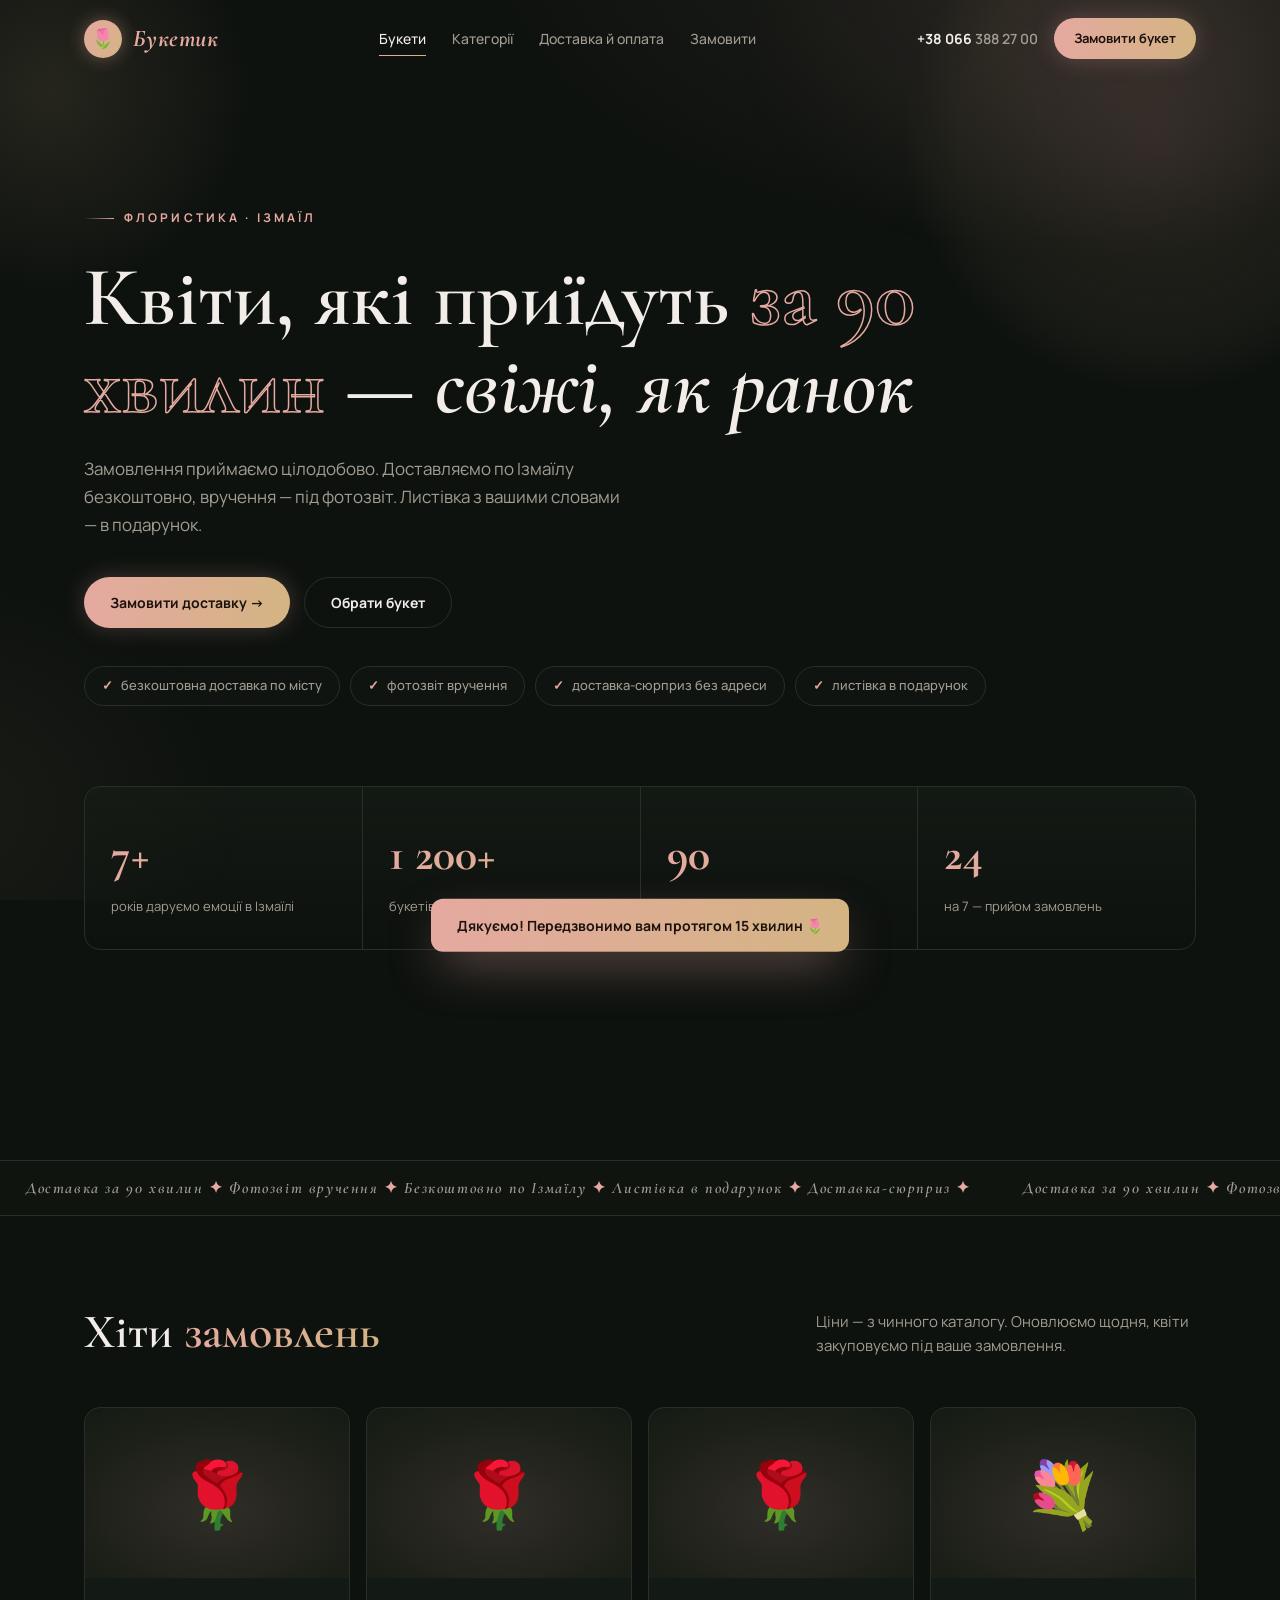
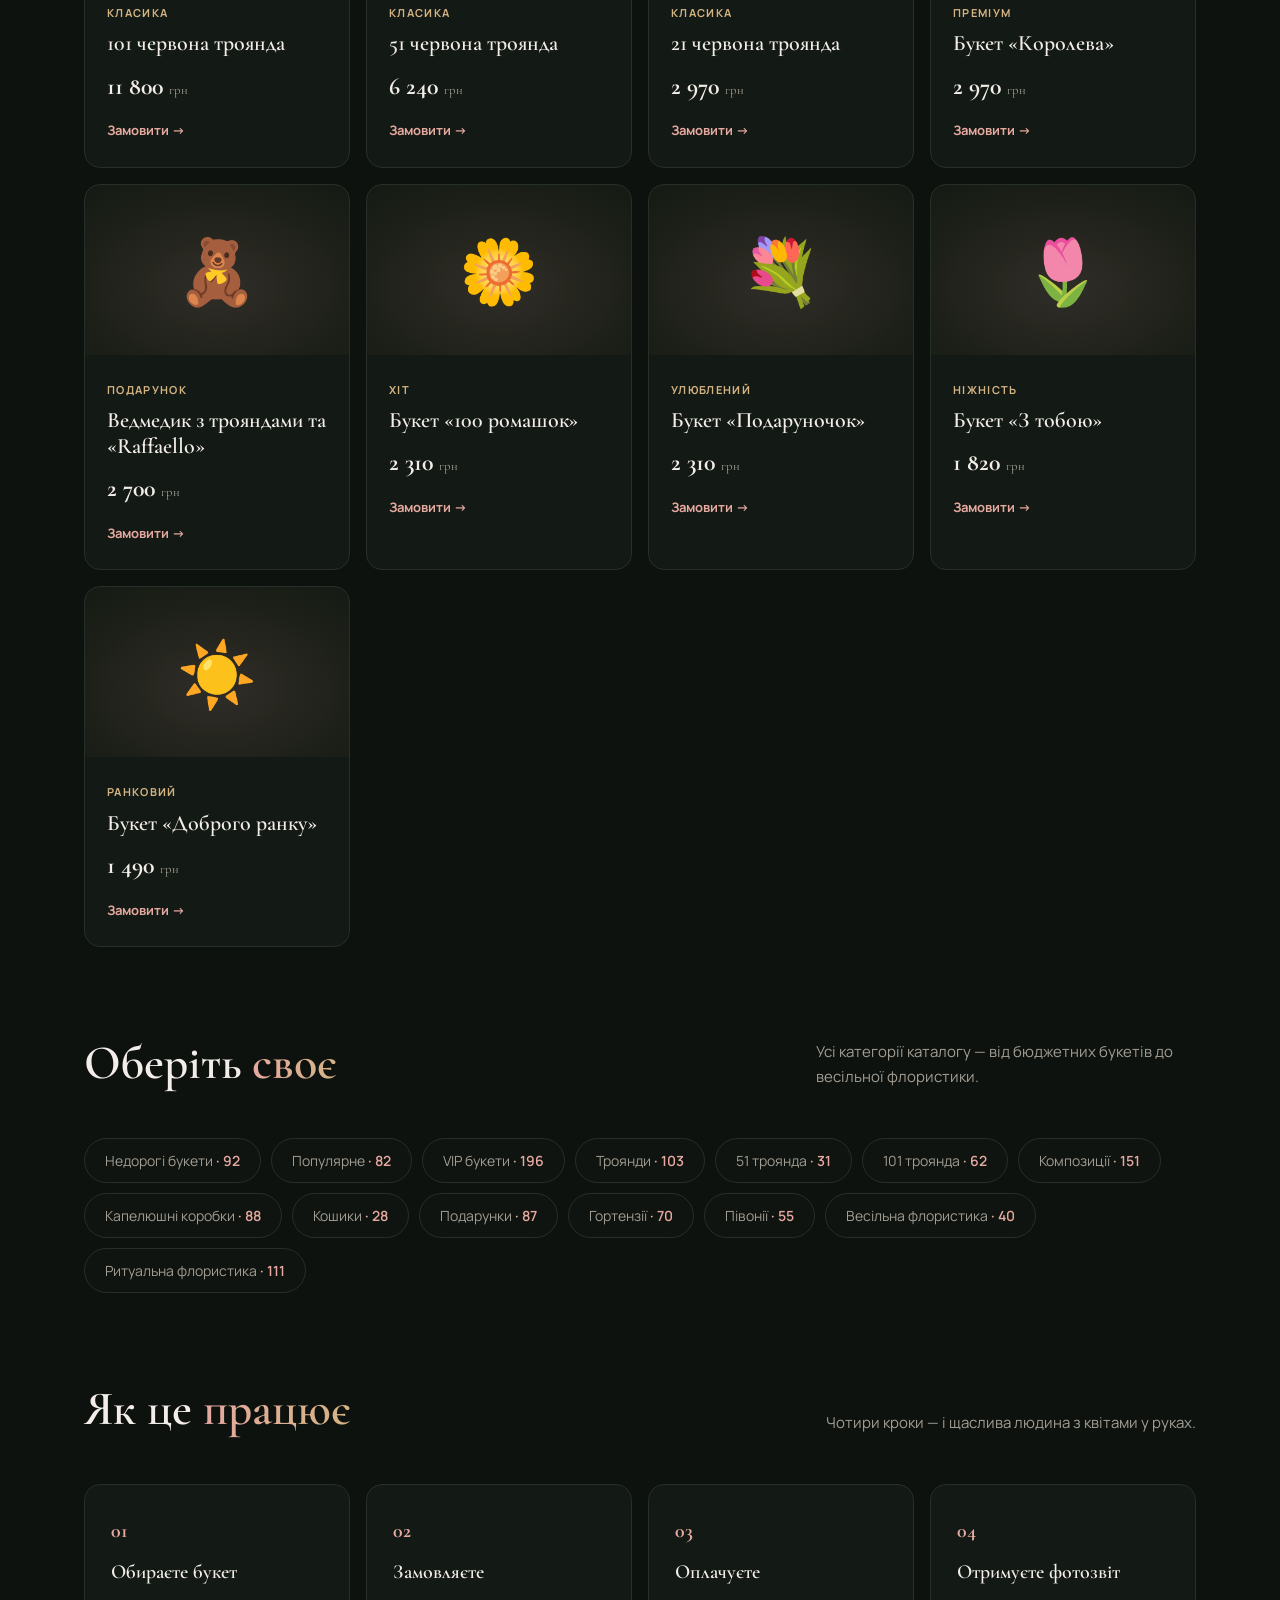
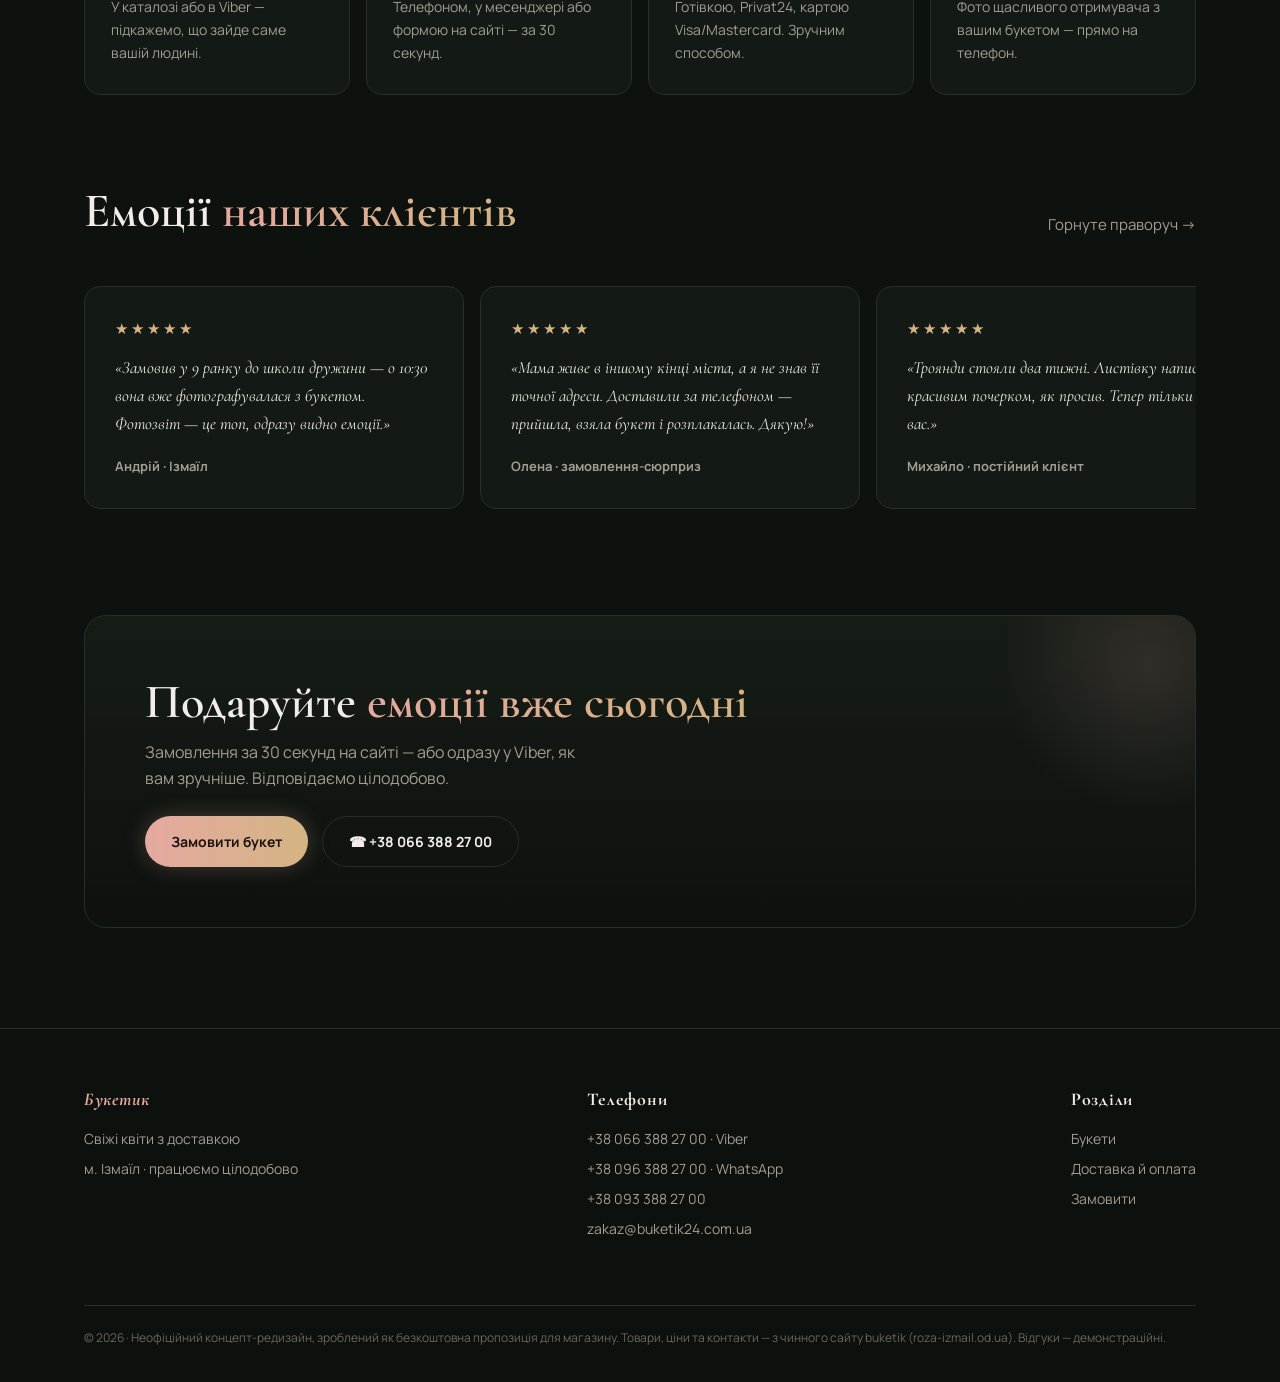
<file: buketik-hightech/index.html>
<!DOCTYPE html>
<html lang="uk">
<head>
<meta charset="UTF-8">
<meta name="viewport" content="width=device-width, initial-scale=1.0">
<title>Букетик — свіжі квіти з доставкою по Ізмаїлу за 90 хвилин</title>
<link rel="icon" href="data:image/svg+xml,%3Csvg xmlns='http://www.w3.org/2000/svg' viewBox='0 0 32 32'%3E%3Ccircle cx='16' cy='16' r='16' fill='%23e5a9a0'/%3E%3Ctext x='16' y='23' font-family='Georgia' font-size='18' fill='%231c130f' text-anchor='middle'%3EБ%3C/text%3E%3C/svg%3E">
<link rel="preconnect" href="https://fonts.googleapis.com">
<link rel="preconnect" href="https://fonts.gstatic.com" crossorigin>
<link href="https://fonts.googleapis.com/css2?family=Cormorant+Garamond:ital,wght@0,600;0,700;1,600&family=Manrope:wght@400;500;600;700&display=swap" rel="stylesheet">
<link rel="stylesheet" href="css/style.css">
</head>
<body>

<header id="header">
  <div class="wrap nav">
    <a class="logo" href="index.html"><span class="mark">🌷</span><em>Букетик</em></a>
    <nav class="nav-links">
      <a href="index.html#hits" class="active">Букети</a>
      <a href="index.html#cats">Категорії</a>
      <a href="delivery.html">Доставка й оплата</a>
      <a href="order.html">Замовити</a>
    </nav>
    <div class="nav-right">
      <a class="nav-phone" href="tel:+380663882700"><b>+38 066</b> 388 27 00</a>
      <a class="btn sm" href="order.html">Замовити букет</a>
      <button class="burger" aria-label="Меню"><span></span><span></span><span></span></button>
    </div>
  </div>
</header>

<div class="hero">
  <div class="orb"></div><div class="orb o2"></div>
  <div class="wrap">
    <div class="eyebrow">Флористика · Ізмаїл</div>
    <h1 class="reveal">Квіти, які приїдуть <span class="stroke">за 90 хвилин</span> — <em>свіжі, як ранок</em></h1>
    <p class="hero-sub reveal" style="transition-delay:.1s">
      Замовлення приймаємо цілодобово. Доставляємо по Ізмаїлу безкоштовно,
      вручення — під фотозвіт. Листівка з вашими словами — в подарунок.
    </p>
    <div class="hero-cta reveal" style="transition-delay:.18s">
      <a class="btn" href="order.html">Замовити доставку →</a>
      <a class="btn ghost" href="#hits">Обрати букет</a>
    </div>
    <div class="chips reveal" style="transition-delay:.26s">
      <div class="chip"><b>✓</b> безкоштовна доставка по місту</div>
      <div class="chip"><b>✓</b> фотозвіт вручення</div>
      <div class="chip"><b>✓</b> доставка-сюрприз без адреси</div>
      <div class="chip"><b>✓</b> листівка в подарунок</div>
    </div>

    <div class="stats reveal" style="transition-delay:.32s">
      <div class="stat"><b data-count="7" data-suffix="+">0</b><span>років даруємо емоції в Ізмаїлі</span></div>
      <div class="stat"><b data-count="1200" data-suffix="+">0</b><span>букетів і композицій у каталозі</span></div>
      <div class="stat"><b data-count="90">0</b><span>хвилин — і квіти в руках</span></div>
      <div class="stat"><b data-count="24">0</b><span>на 7 — прийом замовлень</span></div>
    </div>
  </div>
</div>

<div class="strip" aria-hidden="true">
  <div class="strip-track">
    <span>Доставка за 90 хвилин <i>✦</i> Фотозвіт вручення <i>✦</i> Безкоштовно по Ізмаїлу <i>✦</i> Листівка в подарунок <i>✦</i> Доставка-сюрприз <i>✦</i> </span>
    <span>Доставка за 90 хвилин <i>✦</i> Фотозвіт вручення <i>✦</i> Безкоштовно по Ізмаїлу <i>✦</i> Листівка в подарунок <i>✦</i> Доставка-сюрприз <i>✦</i> </span>
  </div>
</div>

<section id="hits">
  <div class="wrap">
    <div class="sec-head reveal">
      <h2>Хіти <span class="grad">замовлень</span></h2>
      <p>Ціни — з чинного каталогу. Оновлюємо щодня, квіти закуповуємо під ваше замовлення.</p>
    </div>
    <div class="grid c3">
      <div class="p-card reveal"><div class="p-img">🌹</div>
        <div class="p-body"><div class="p-tag">Класика</div><h3>101 червона троянда</h3>
        <div class="p-price">11 800 <i>грн</i></div>
        <a class="p-buy" href="order.html">Замовити →</a></div></div>
      <div class="p-card reveal" style="transition-delay:.06s"><div class="p-img">🌹</div>
        <div class="p-body"><div class="p-tag">Класика</div><h3>51 червона троянда</h3>
        <div class="p-price">6 240 <i>грн</i></div>
        <a class="p-buy" href="order.html">Замовити →</a></div></div>
      <div class="p-card reveal" style="transition-delay:.12s"><div class="p-img">🌹</div>
        <div class="p-body"><div class="p-tag">Класика</div><h3>21 червона троянда</h3>
        <div class="p-price">2 970 <i>грн</i></div>
        <a class="p-buy" href="order.html">Замовити →</a></div></div>
      <div class="p-card reveal"><div class="p-img">💐</div>
        <div class="p-body"><div class="p-tag">Преміум</div><h3>Букет «Королева»</h3>
        <div class="p-price">2 970 <i>грн</i></div>
        <a class="p-buy" href="order.html">Замовити →</a></div></div>
      <div class="p-card reveal" style="transition-delay:.06s"><div class="p-img">🧸</div>
        <div class="p-body"><div class="p-tag">Подарунок</div><h3>Ведмедик з трояндами та «Raffaello»</h3>
        <div class="p-price">2 700 <i>грн</i></div>
        <a class="p-buy" href="order.html">Замовити →</a></div></div>
      <div class="p-card reveal" style="transition-delay:.12s"><div class="p-img">🌼</div>
        <div class="p-body"><div class="p-tag">Хіт</div><h3>Букет «100 ромашок»</h3>
        <div class="p-price">2 310 <i>грн</i></div>
        <a class="p-buy" href="order.html">Замовити →</a></div></div>
      <div class="p-card reveal"><div class="p-img">💐</div>
        <div class="p-body"><div class="p-tag">Улюблений</div><h3>Букет «Подаруночок»</h3>
        <div class="p-price">2 310 <i>грн</i></div>
        <a class="p-buy" href="order.html">Замовити →</a></div></div>
      <div class="p-card reveal" style="transition-delay:.06s"><div class="p-img">🌷</div>
        <div class="p-body"><div class="p-tag">Ніжність</div><h3>Букет «З тобою»</h3>
        <div class="p-price">1 820 <i>грн</i></div>
        <a class="p-buy" href="order.html">Замовити →</a></div></div>
      <div class="p-card reveal" style="transition-delay:.12s"><div class="p-img">☀️</div>
        <div class="p-body"><div class="p-tag">Ранковий</div><h3>Букет «Доброго ранку»</h3>
        <div class="p-price">1 490 <i>грн</i></div>
        <a class="p-buy" href="order.html">Замовити →</a></div></div>
    </div>
  </div>
</section>

<section id="cats">
  <div class="wrap">
    <div class="sec-head reveal">
      <h2>Оберіть <span class="grad">своє</span></h2>
      <p>Усі категорії каталогу — від бюджетних букетів до весільної флористики.</p>
    </div>
    <div class="cats reveal">
      <a class="cat" href="order.html">Недорогі букети <b>· 92</b></a>
      <a class="cat" href="order.html">Популярне <b>· 82</b></a>
      <a class="cat" href="order.html">VIP букети <b>· 196</b></a>
      <a class="cat" href="order.html">Троянди <b>· 103</b></a>
      <a class="cat" href="order.html">51 троянда <b>· 31</b></a>
      <a class="cat" href="order.html">101 троянда <b>· 62</b></a>
      <a class="cat" href="order.html">Композиції <b>· 151</b></a>
      <a class="cat" href="order.html">Капелюшні коробки <b>· 88</b></a>
      <a class="cat" href="order.html">Кошики <b>· 28</b></a>
      <a class="cat" href="order.html">Подарунки <b>· 87</b></a>
      <a class="cat" href="order.html">Гортензії <b>· 70</b></a>
      <a class="cat" href="order.html">Півонії <b>· 55</b></a>
      <a class="cat" href="order.html">Весільна флористика <b>· 40</b></a>
      <a class="cat" href="order.html">Ритуальна флористика <b>· 111</b></a>
    </div>
  </div>
</section>

<section id="how">
  <div class="wrap">
    <div class="sec-head reveal">
      <h2>Як це <span class="grad">працює</span></h2>
      <p>Чотири кроки — і щаслива людина з квітами у руках.</p>
    </div>
    <div class="steps">
      <div class="step reveal"><h3>Обираєте букет</h3><p>У каталозі або в Viber — підкажемо, що зайде саме вашій людині.</p></div>
      <div class="step reveal" style="transition-delay:.07s"><h3>Замовляєте</h3><p>Телефоном, у месенджері або формою на сайті — за 30 секунд.</p></div>
      <div class="step reveal" style="transition-delay:.14s"><h3>Оплачуєте</h3><p>Готівкою, Privat24, картою Visa/Mastercard. Зручним способом.</p></div>
      <div class="step reveal" style="transition-delay:.21s"><h3>Отримуєте фотозвіт</h3><p>Фото щасливого отримувача з вашим букетом — прямо на телефон.</p></div>
    </div>
  </div>
</section>

<section id="reviews">
  <div class="wrap">
    <div class="sec-head reveal">
      <h2>Емоції <span class="grad">наших клієнтів</span></h2>
      <p>Горнуте праворуч →</p>
    </div>
    <div class="rev-track">
      <div class="rev reveal"><div class="stars">★★★★★</div>
        <p><em>«Замовив у 9 ранку до школи дружини — о 10:30 вона вже фотографувалася з букетом. Фотозвіт — це топ, одразу видно емоції.»</em></p>
        <b>Андрій · Ізмаїл</b></div>
      <div class="rev reveal" style="transition-delay:.07s"><div class="stars">★★★★★</div>
        <p><em>«Мама живе в іншому кінці міста, а я не знав її точної адреси. Доставили за телефоном — прийшла, взяла букет і розплакалась. Дякую!»</em></p>
        <b>Олена · замовлення-сюрприз</b></div>
      <div class="rev reveal" style="transition-delay:.14s"><div class="stars">★★★★★</div>
        <p><em>«Троянди стояли два тижні. Листівку написали красивим почерком, як просив. Тепер тільки до вас.»</em></p>
        <b>Михайло · постійний клієнт</b></div>
    </div>
  </div>
</section>

<section id="cta">
  <div class="wrap">
    <div class="panel reveal cta-line">
      <div>
        <h2>Подаруйте <span class="grad">емоції вже сьогодні</span></h2>
        <p style="color:var(--muted);margin-top:10px;max-width:440px">
          Замовлення за 30 секунд на сайті — або одразу у Viber, як вам зручніше.
          Відповідаємо цілодобово.
        </p>
      </div>
      <div style="display:flex;gap:14px;flex-wrap:wrap;position:relative;z-index:1">
        <a class="btn" href="order.html">Замовити букет</a>
        <a class="btn ghost" href="tel:+380663882700">☎ +38 066 388 27 00</a>
      </div>
    </div>
  </div>
</section>

<footer>
  <div class="wrap foot">
    <div class="col"><b><em style="color:var(--accent)">Букетик</em></b>
      <span>Свіжі квіти з доставкою</span>
      <span>м. Ізмаїл · працюємо цілодобово</span></div>
    <div class="col"><b>Телефони</b>
      <a href="tel:+380663882700">+38 066 388 27 00 · Viber</a>
      <a href="tel:+380963882700">+38 096 388 27 00 · WhatsApp</a>
      <a href="tel:+380933882700">+38 093 388 27 00</a>
      <a href="mailto:zakaz@buketik24.com.ua">zakaz@buketik24.com.ua</a></div>
    <div class="col"><b>Розділи</b>
      <a href="index.html#hits">Букети</a>
      <a href="delivery.html">Доставка й оплата</a>
      <a href="order.html">Замовити</a></div>
    <div class="demo-note">© 2026 · Неофіційний концепт-редизайн, зроблений як безкоштовна пропозиція для магазину. Товари, ціни та контакти — з чинного сайту buketik (roza-izmail.od.ua). Відгуки — демонстраційні.</div>
  </div>
</footer>

<div class="toast" id="toast">Дякуємо! Передзвонимо вам протягом 15 хвилин 🌷</div>
<script src="js/main.js"></script>
</body>
</html>
</file>
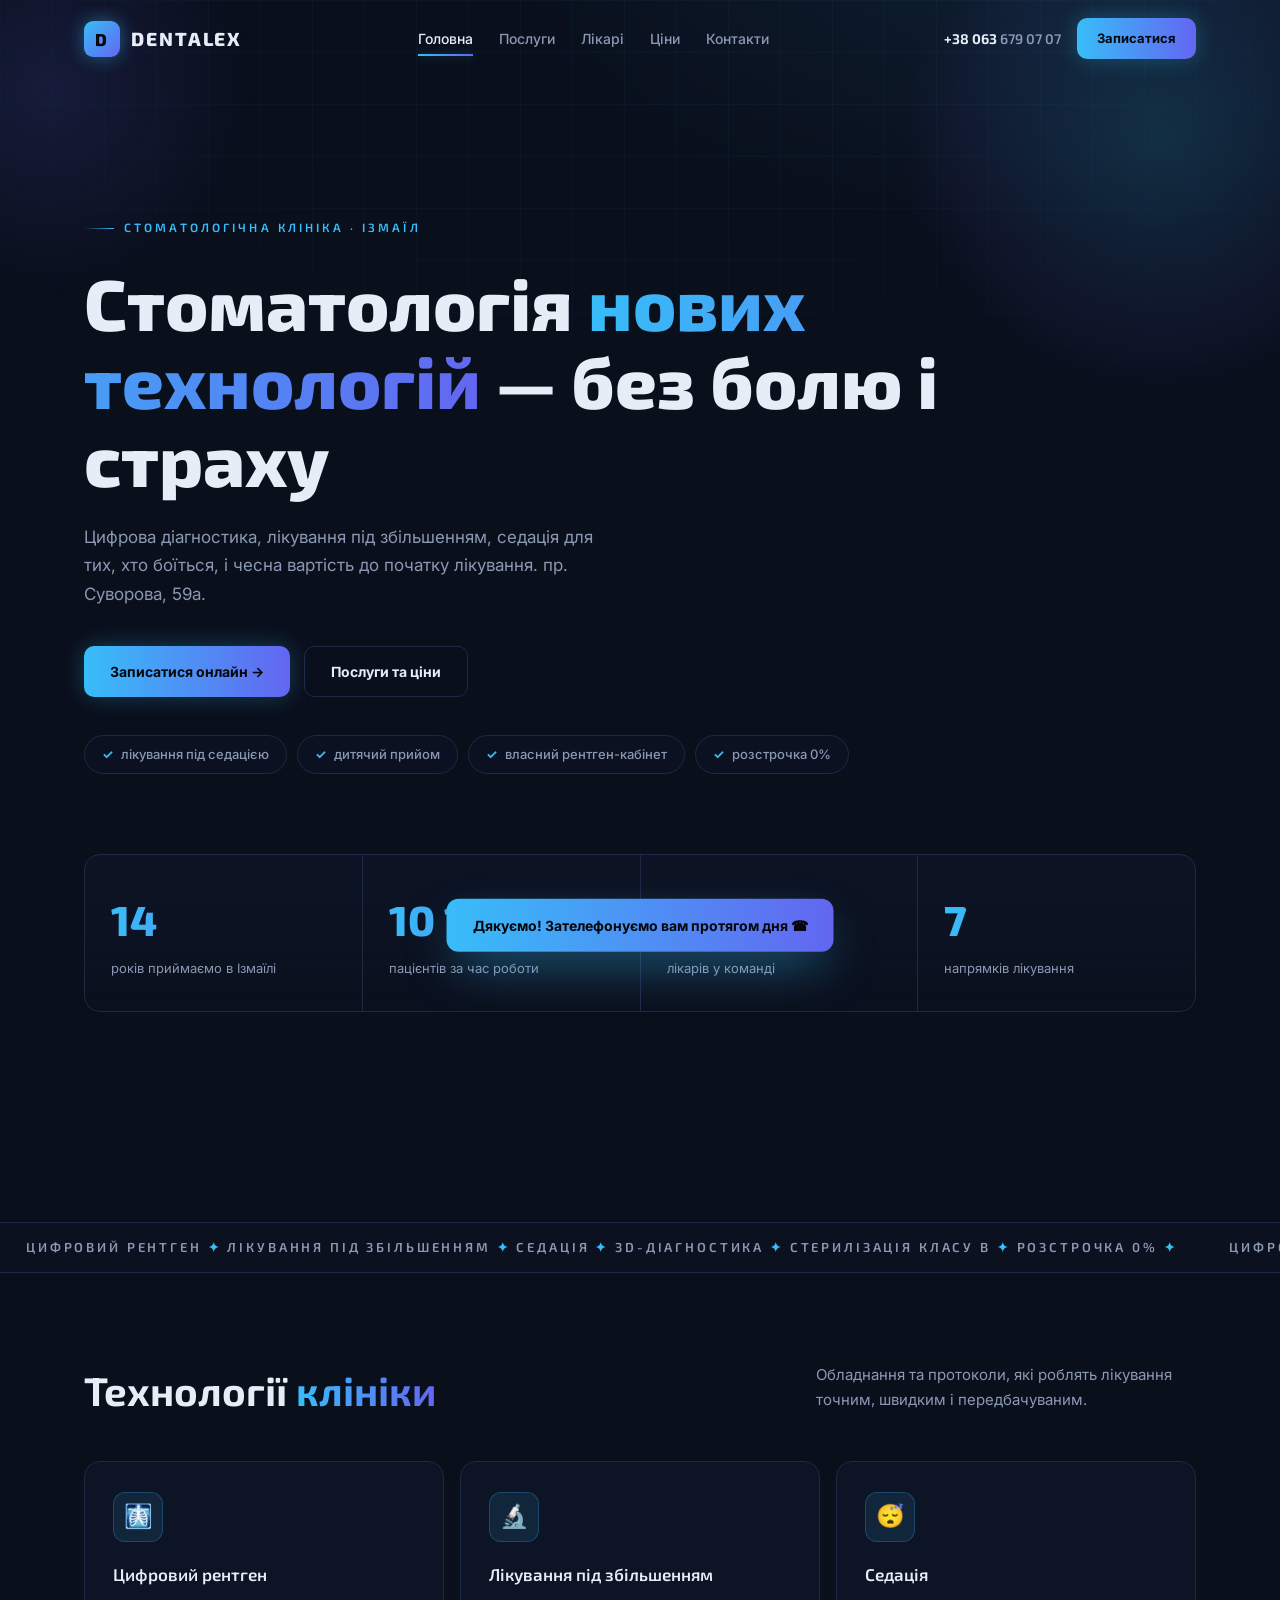
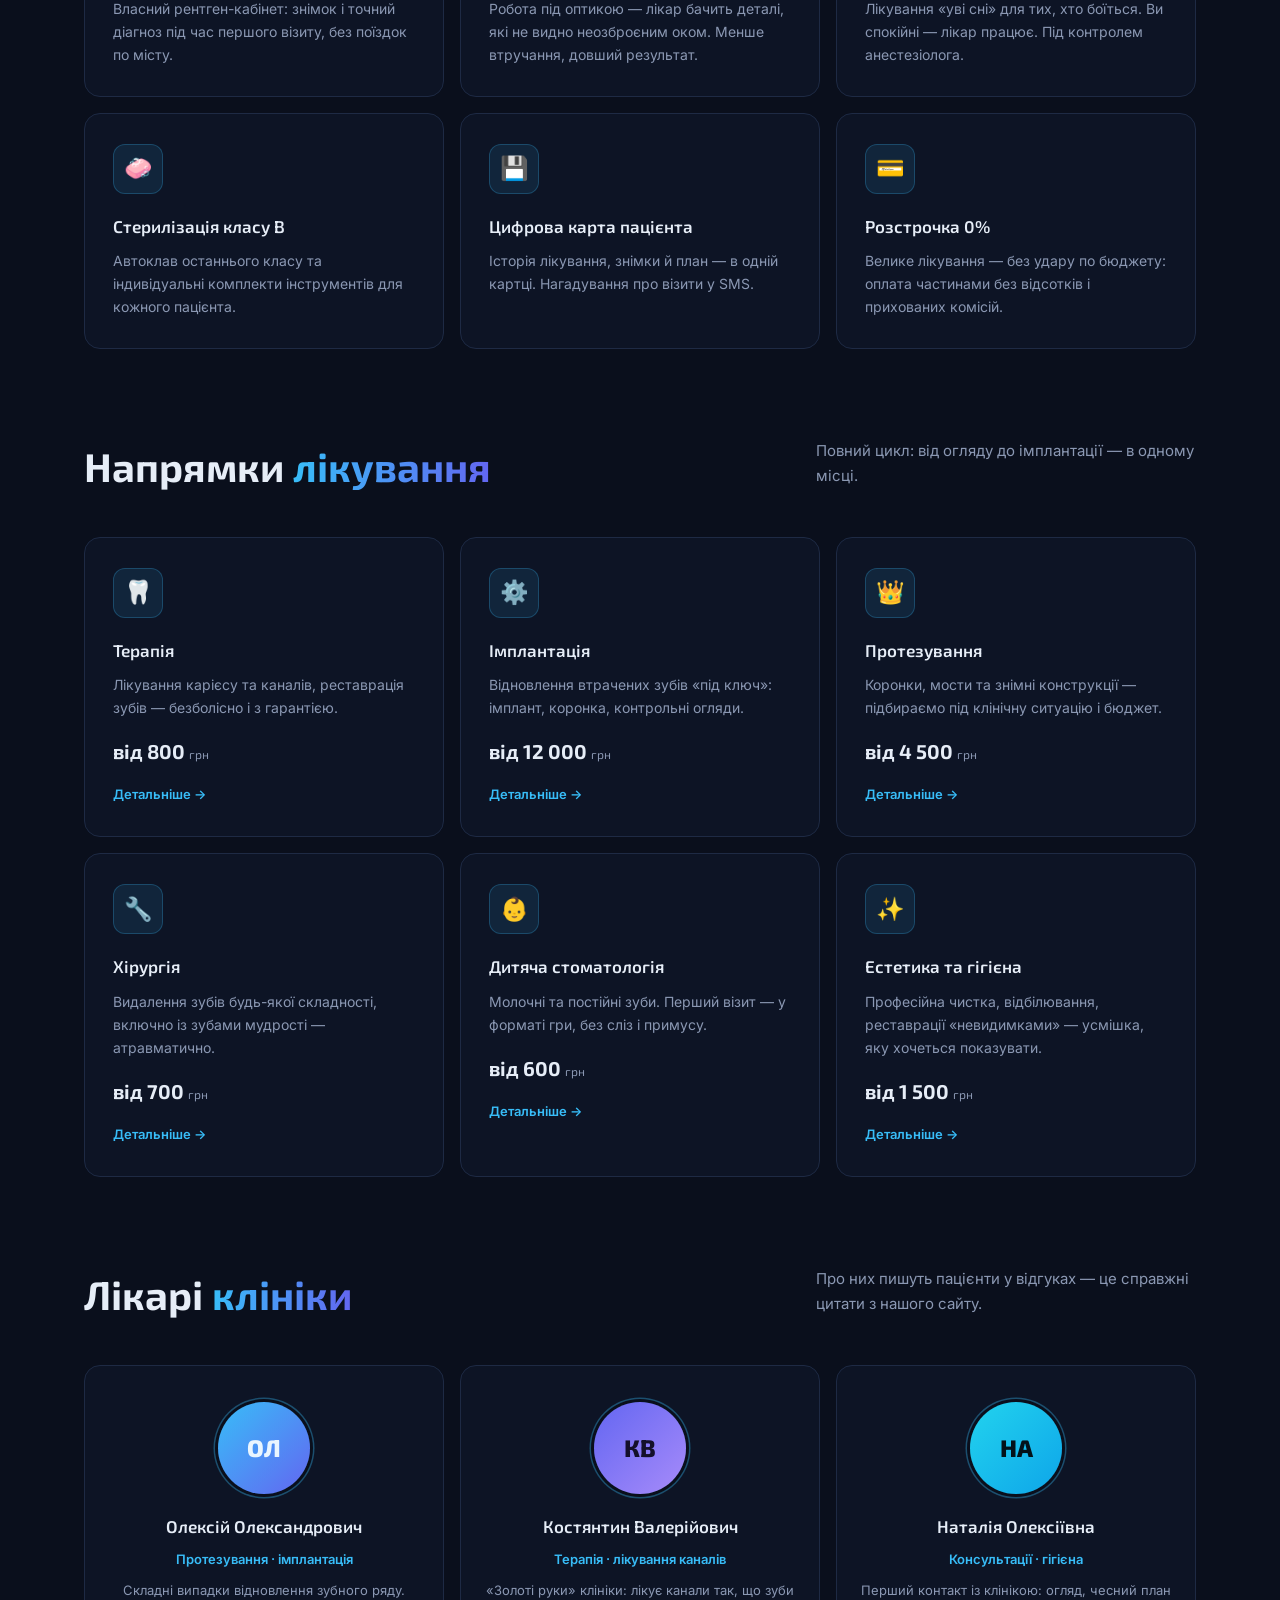
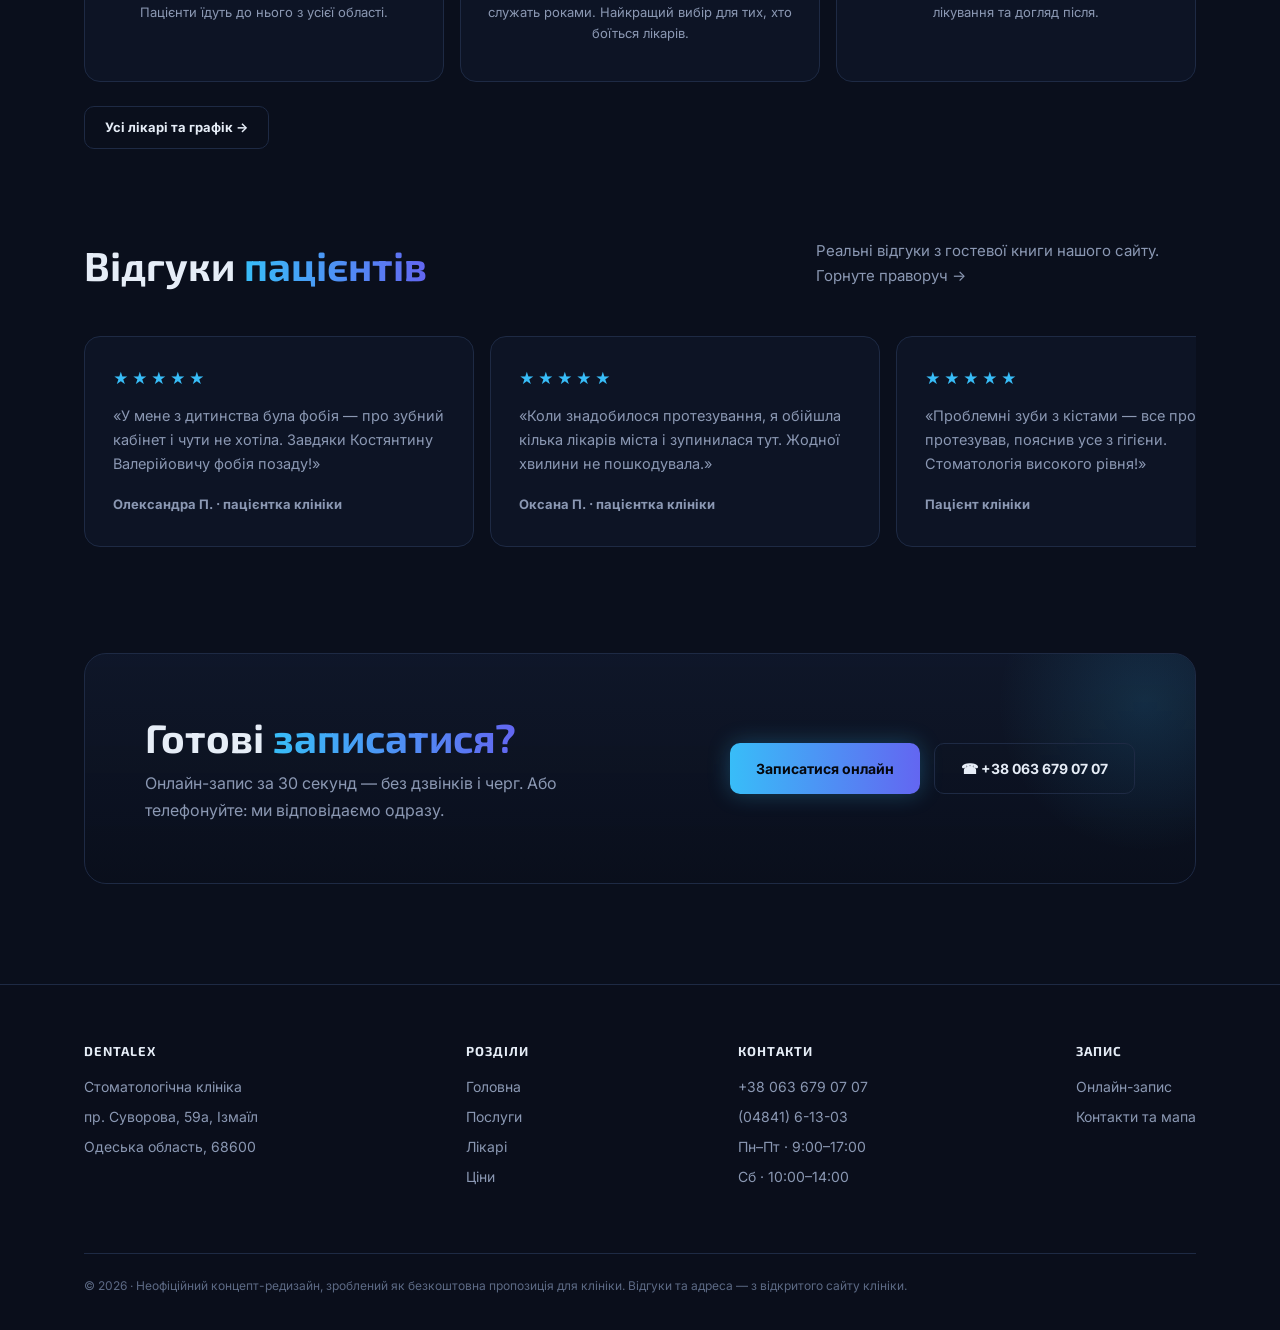
<file: dentalex-hightech/index.html>
<!DOCTYPE html>
<html lang="uk">
<head>
<meta charset="UTF-8">
<meta name="viewport" content="width=device-width, initial-scale=1.0">
<title>DENTALEX — стоматологія нових технологій · Ізмаїл</title>
<link rel="icon" href="data:image/svg+xml,%3Csvg xmlns='http://www.w3.org/2000/svg' viewBox='0 0 32 32'%3E%3Crect width='32' height='32' rx='7' fill='%2338bdf8'/%3E%3Ctext x='16' y='22' font-family='Arial' font-weight='800' font-size='18' fill='%230a0f1c' text-anchor='middle'%3ED%3C/text%3E%3C/svg%3E">
<link rel="preconnect" href="https://fonts.googleapis.com">
<link rel="preconnect" href="https://fonts.gstatic.com" crossorigin>
<link href="https://fonts.googleapis.com/css2?family=Exo+2:wght@500;600;700;800&family=Inter:wght@400;500;600;700&display=swap" rel="stylesheet">
<link rel="stylesheet" href="css/style.css">
</head>
<body>

<header id="header">
  <div class="wrap nav">
    <a class="logo" href="index.html"><span class="mark">D</span>DENTALEX</a>
    <nav class="nav-links">
      <a href="index.html" class="active">Головна</a>
      <a href="services.html">Послуги</a>
      <a href="doctors.html">Лікарі</a>
      <a href="prices.html">Ціни</a>
      <a href="contacts.html">Контакти</a>
    </nav>
    <div class="nav-right">
      <a class="nav-phone" href="tel:+380636790707"><b>+38 063</b> 679 07 07</a>
      <a class="btn sm" href="booking.html">Записатися</a>
      <button class="burger" aria-label="Меню"><span></span><span></span><span></span></button>
    </div>
  </div>
</header>

<div class="hero">
  <div class="orb"></div><div class="orb o2"></div>
  <div class="wrap">
    <div class="eyebrow">Стоматологічна клініка · Ізмаїл</div>
    <h1 class="reveal">Стоматологія <span class="grad">нових технологій</span> — без болю і страху</h1>
    <p class="hero-sub reveal" style="transition-delay:.1s">
      Цифрова діагностика, лікування під збільшенням, седація для тих, хто боїться,
      і чесна вартість до початку лікування. пр. Суворова, 59а.
    </p>
    <div class="hero-cta reveal" style="transition-delay:.18s">
      <a class="btn" href="booking.html">Записатися онлайн →</a>
      <a class="btn ghost" href="services.html">Послуги та ціни</a>
    </div>
    <div class="chips reveal" style="transition-delay:.26s">
      <div class="chip"><b>✓</b> лікування під седацією</div>
      <div class="chip"><b>✓</b> дитячий прийом</div>
      <div class="chip"><b>✓</b> власний рентген-кабінет</div>
      <div class="chip"><b>✓</b> розстрочка 0%</div>
    </div>

    <div class="stats reveal" style="transition-delay:.32s">
      <div class="stat"><b data-count="15">0</b><span>років приймаємо в Ізмаїлі</span></div>
      <div class="stat"><b data-count="11000">0</b><span>пацієнтів за час роботи</span></div>
      <div class="stat"><b data-count="6">0</b><span>лікарів у команді</span></div>
      <div class="stat"><b data-count="8">0</b><span>напрямків лікування</span></div>
    </div>
  </div>
</div>

<div class="strip" aria-hidden="true">
  <div class="strip-track">
    <span>Цифровий рентген <i>✦</i> Лікування під збільшенням <i>✦</i> Седація <i>✦</i> 3D-діагностика <i>✦</i> Стерилізація класу B <i>✦</i> Розстрочка 0% <i>✦</i> </span>
    <span>Цифровий рентген <i>✦</i> Лікування під збільшенням <i>✦</i> Седація <i>✦</i> 3D-діагностика <i>✦</i> Стерилізація класу B <i>✦</i> Розстрочка 0% <i>✦</i> </span>
  </div>
</div>

<section id="tech">
  <div class="wrap">
    <div class="sec-head reveal">
      <h2>Технології <span class="grad">клініки</span></h2>
      <p>Обладнання та протоколи, які роблять лікування точним, швидким і передбачуваним.</p>
    </div>
    <div class="grid c3">
      <div class="tcard reveal"><div class="ico">🩻</div><h3>Цифровий рентген</h3>
        <p>Власний рентген-кабінет: знімок і точний діагноз під час першого візиту, без поїздок по місту.</p></div>
      <div class="tcard reveal" style="transition-delay:.06s"><div class="ico">🔬</div><h3>Лікування під збільшенням</h3>
        <p>Робота під оптикою — лікар бачить деталі, які не видно неозброєним оком. Менше втручання, довший результат.</p></div>
      <div class="tcard reveal" style="transition-delay:.12s"><div class="ico">😴</div><h3>Седація</h3>
        <p>Лікування «уві сні» для тих, хто боїться. Ви спокійні — лікар працює. Під контролем анестезіолога.</p></div>
      <div class="tcard reveal" style="transition-delay:.18s"><div class="ico">🧼</div><h3>Стерилізація класу B</h3>
        <p>Автоклав останнього класу та індивідуальні комплекти інструментів для кожного пацієнта.</p></div>
      <div class="tcard reveal" style="transition-delay:.24s"><div class="ico">💾</div><h3>Цифрова карта пацієнта</h3>
        <p>Історія лікування, знімки й план — в одній картці. Нагадування про візити у SMS.</p></div>
      <div class="tcard reveal" style="transition-delay:.3s"><div class="ico">💳</div><h3>Розстрочка 0%</h3>
        <p>Велике лікування — без удару по бюджету: оплата частинами без відсотків і прихованих комісій.</p></div>
    </div>
  </div>
</section>

<section id="services">
  <div class="wrap">
    <div class="sec-head reveal">
      <h2>Напрямки <span class="grad">лікування</span></h2>
      <p>Повний цикл: від огляду до імплантації — в одному місці.</p>
    </div>
    <div class="grid c3">
      <div class="tcard reveal"><div class="ico">🦷</div><h3>Терапія</h3>
        <p>Лікування карієсу та каналів, реставрація зубів — безболісно і з гарантією.</p>
        <div class="price">від 800 <i>грн</i></div>
        <a class="more" href="services.html#therapy">Детальніше →</a></div>
      <div class="tcard reveal" style="transition-delay:.06s"><div class="ico">⚙️</div><h3>Імплантація</h3>
        <p>Відновлення втрачених зубів «під ключ»: імплант, коронка, контрольні огляди.</p>
        <div class="price">від 12 000 <i>грн</i></div>
        <a class="more" href="services.html#implants">Детальніше →</a></div>
      <div class="tcard reveal" style="transition-delay:.12s"><div class="ico">👑</div><h3>Протезування</h3>
        <p>Коронки, мости та знімні конструкції — підбираємо під клінічну ситуацію і бюджет.</p>
        <div class="price">від 4 500 <i>грн</i></div>
        <a class="more" href="services.html#prosthetics">Детальніше →</a></div>
      <div class="tcard reveal" style="transition-delay:.18s"><div class="ico">🔧</div><h3>Хірургія</h3>
        <p>Видалення зубів будь-якої складності, включно із зубами мудрості — атравматично.</p>
        <div class="price">від 700 <i>грн</i></div>
        <a class="more" href="services.html#surgery">Детальніше →</a></div>
      <div class="tcard reveal" style="transition-delay:.24s"><div class="ico">👶</div><h3>Дитяча стоматологія</h3>
        <p>Молочні та постійні зуби. Перший візит — у форматі гри, без сліз і примусу.</p>
        <div class="price">від 600 <i>грн</i></div>
        <a class="more" href="services.html#kids">Детальніше →</a></div>
      <div class="tcard reveal" style="transition-delay:.3s"><div class="ico">✨</div><h3>Естетика та гігієна</h3>
        <p>Професійна чистка, відбілювання, реставрації «невидимками» — усмішка, яку хочеться показувати.</p>
        <div class="price">від 1 500 <i>грн</i></div>
        <a class="more" href="services.html#aesthetic">Детальніше →</a></div>
    </div>
  </div>
</section>

<section id="doctors">
  <div class="wrap">
    <div class="sec-head reveal">
      <h2>Лікарі <span class="grad">клініки</span></h2>
      <p>Про них пишуть пацієнти у відгуках — це справжні цитати з нашого сайту.</p>
    </div>
    <div class="grid c3">
      <div class="tcard doc reveal"><div class="ava a1">ОЛ</div>
        <h3>Олексій Олександрович</h3><div class="role">Протезування · імплантація</div>
        <p>Складні випадки відновлення зубного ряду. Пацієнти їдуть до нього з усієї області.</p></div>
      <div class="tcard doc reveal" style="transition-delay:.07s"><div class="ava a2">КВ</div>
        <h3>Костянтин Валерійович</h3><div class="role">Терапія · лікування каналів</div>
        <p>«Золоті руки» клініки: лікує канали так, що зуби служать роками. Найкращий вибір для тих, хто боїться лікарів.</p></div>
      <div class="tcard doc reveal" style="transition-delay:.14s"><div class="ava a3">НА</div>
        <h3>Наталія Олексіївна</h3><div class="role">Консультації · гігієна</div>
        <p>Перший контакт із клінікою: огляд, чесний план лікування та догляд після.</p></div>
    </div>
    <p style="margin-top:24px"><a class="btn ghost sm" href="doctors.html">Усі лікарі та графік →</a></p>
  </div>
</section>

<section id="reviews">
  <div class="wrap">
    <div class="sec-head reveal">
      <h2>Відгуки <span class="grad">пацієнтів</span></h2>
      <p>Реальні відгуки з гостевої книги нашого сайту. Горнуте праворуч →</p>
    </div>
    <div class="rev-track">
      <div class="tcard rev reveal">
        <div class="stars">★★★★★</div>
        <p>«У мене з дитинства була фобія — про зубний кабінет і чути не хотіла. Завдяки Костянтину Валерійовичу фобія позаду!»</p>
        <b>Олександра П. · пацієнтка клініки</b></div>
      <div class="tcard rev reveal" style="transition-delay:.07s">
        <div class="stars">★★★★★</div>
        <p>«Коли знадобилося протезування, я обійшла кілька лікарів міста і зупинилася тут. Жодної хвилини не пошкодувала.»</p>
        <b>Оксана П. · пацієнтка клініки</b></div>
      <div class="tcard rev reveal" style="transition-delay:.14s">
        <div class="stars">★★★★★</div>
        <p>«Проблемні зуби з кістами — все пролічив, протезував, пояснив усе з гігієни. Стоматологія високого рівня!»</p>
        <b>Пацієнт клініки</b></div>
      <div class="tcard rev reveal" style="transition-delay:.21s">
        <div class="stars">★★★★★</div>
        <p>«Найкраща стоматологія в Ізмаїлі. Міг би додати зірку за планшет з мультиками дитині — додав би шосту.»</p>
        <b>Тимофій · батько пацієнта</b></div>
    </div>
  </div>
</section>

<section id="cta">
  <div class="wrap">
    <div class="panel reveal cta-line">
      <div>
        <h2>Готові <span class="grad">записатися?</span></h2>
        <p style="color:var(--muted);margin-top:10px;max-width:440px">
          Онлайн-запис за 30 секунд — без дзвінків і черг. Або телефонуйте: ми відповідаємо одразу.
        </p>
      </div>
      <div style="display:flex;gap:14px;flex-wrap:wrap;position:relative;z-index:1">
        <a class="btn" href="booking.html">Записатися онлайн</a>
        <a class="btn ghost" href="tel:+380636790707">☎ +38 063 679 07 07</a>
      </div>
    </div>
  </div>
</section>

<footer>
  <div class="wrap foot">
    <div class="col"><b>DENTALEX</b>
      <span>Стоматологічна клініка</span>
      <span>пр. Суворова, 59а, Ізмаїл</span>
      <span>Одеська область, 68600</span></div>
    <div class="col"><b>Розділи</b>
      <a href="index.html">Головна</a>
      <a href="services.html">Послуги</a>
      <a href="doctors.html">Лікарі</a>
      <a href="prices.html">Ціни</a></div>
    <div class="col"><b>Контакти</b>
      <a href="tel:+380636790707">+38 063 679 07 07</a>
      <a href="tel:+380484161303">(04841) 6-13-03</a>
      <span>Пн–Пт · 9:00–17:00</span>
      <span>Сб · 10:00–14:00</span></div>
    <div class="col"><b>Запис</b>
      <a href="booking.html">Онлайн-запис</a>
      <a href="contacts.html">Контакти та мапа</a></div>
    <div class="demo-note">© 2026 · Неофіційний концепт-редизайн, зроблений як безкоштовна пропозиція для клініки. Відгуки та адреса — з відкритого сайту клініки.</div>
  </div>
</footer>

<div class="toast" id="toast">Дякуємо! Зателефонуємо вам протягом дня ☎</div>
<script src="js/main.js"></script>
</body>
</html>
</file>
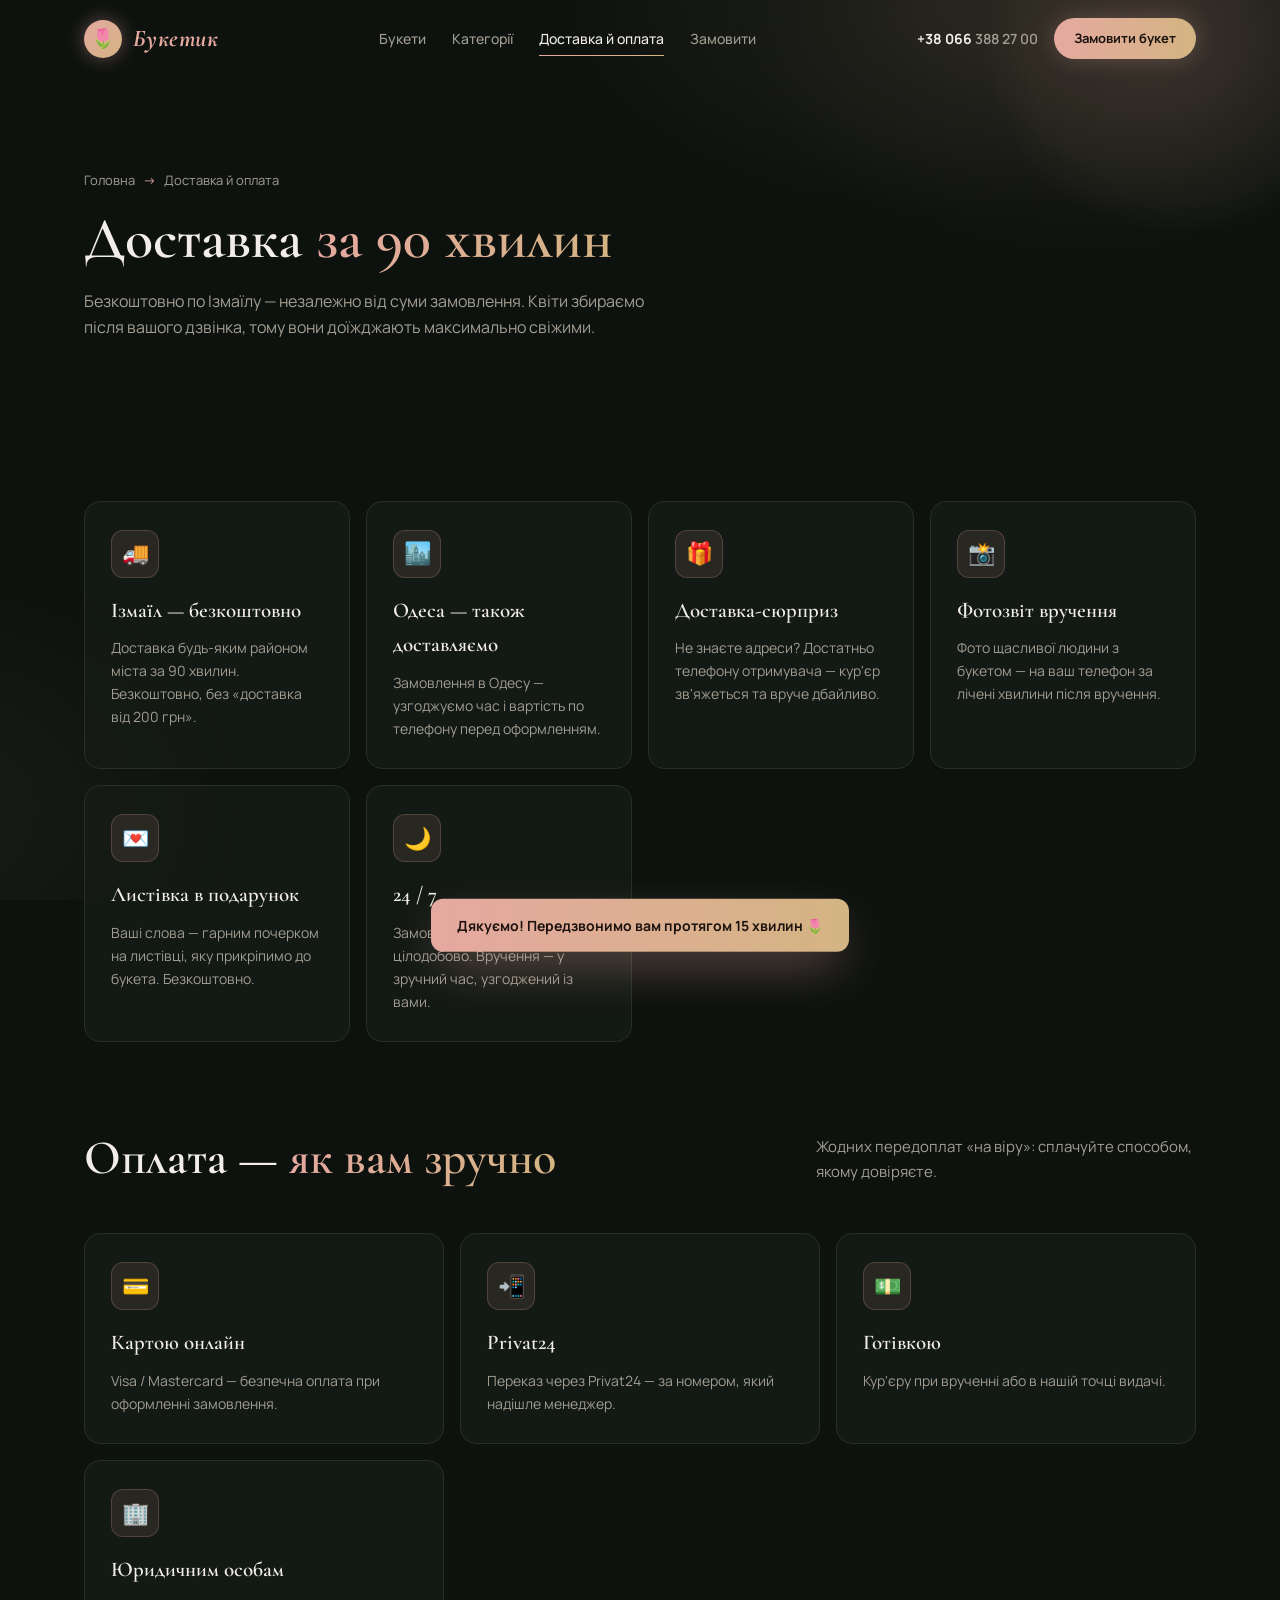
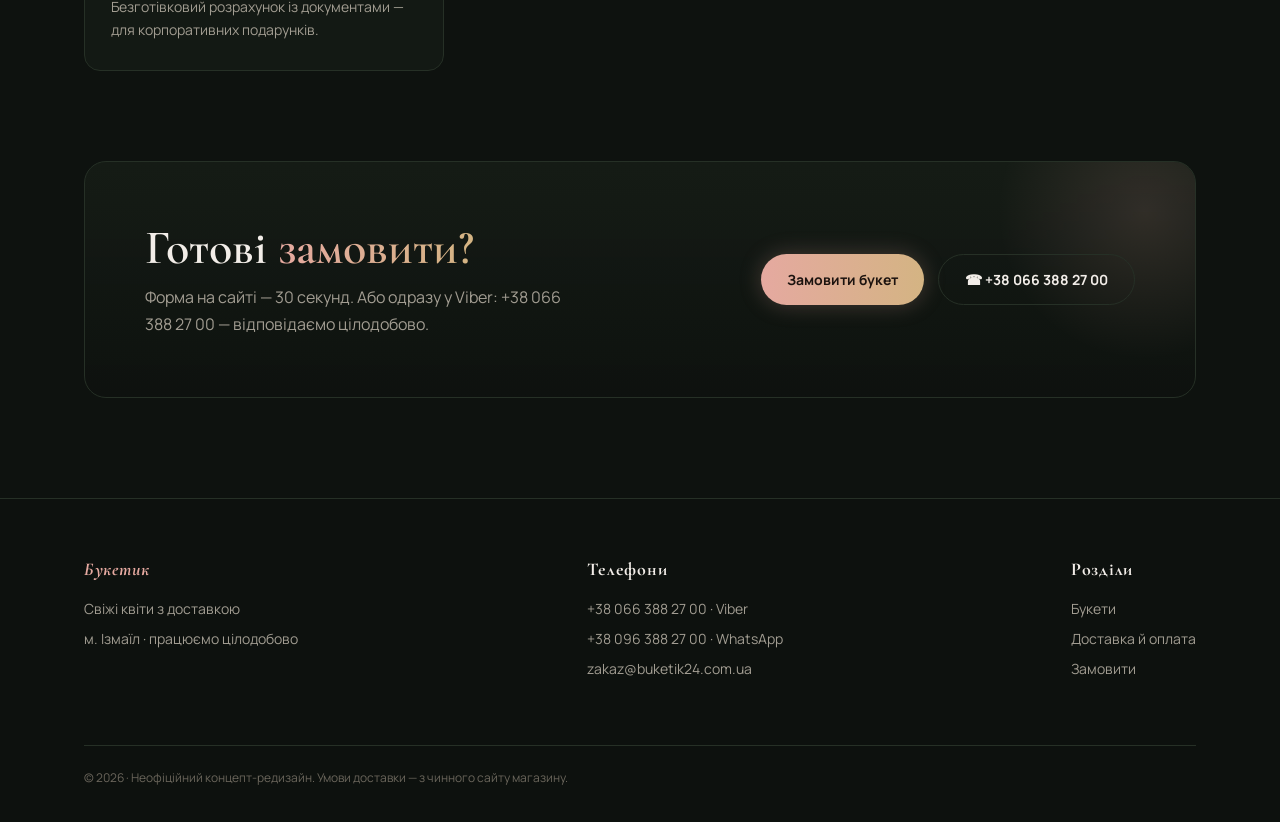
<file: buketik-hightech/delivery.html>
<!DOCTYPE html>
<html lang="uk">
<head>
<meta charset="UTF-8">
<meta name="viewport" content="width=device-width, initial-scale=1.0">
<title>Доставка й оплата — Букетик · Ізмаїл</title>
<link rel="icon" href="data:image/svg+xml,%3Csvg xmlns='http://www.w3.org/2000/svg' viewBox='0 0 32 32'%3E%3Ccircle cx='16' cy='16' r='16' fill='%23e5a9a0'/%3E%3Ctext x='16' y='23' font-family='Georgia' font-size='18' fill='%231c130f' text-anchor='middle'%3EБ%3C/text%3E%3C/svg%3E">
<link rel="preconnect" href="https://fonts.googleapis.com">
<link rel="preconnect" href="https://fonts.gstatic.com" crossorigin>
<link href="https://fonts.googleapis.com/css2?family=Cormorant+Garamond:ital,wght@0,600;0,700;1,600&family=Manrope:wght@400;500;600;700&display=swap" rel="stylesheet">
<link rel="stylesheet" href="css/style.css">
</head>
<body>

<header id="header">
  <div class="wrap nav">
    <a class="logo" href="index.html"><span class="mark">🌷</span><em>Букетик</em></a>
    <nav class="nav-links">
      <a href="index.html#hits">Букети</a>
      <a href="index.html#cats">Категорії</a>
      <a href="delivery.html" class="active">Доставка й оплата</a>
      <a href="order.html">Замовити</a>
    </nav>
    <div class="nav-right">
      <a class="nav-phone" href="tel:+380663882700"><b>+38 066</b> 388 27 00</a>
      <a class="btn sm" href="order.html">Замовити букет</a>
      <button class="burger" aria-label="Меню"><span></span><span></span><span></span></button>
    </div>
  </div>
</header>

<div class="pagehero">
  <div class="orb"></div>
  <div class="wrap">
    <div class="crumbs"><a href="index.html">Головна</a><i>→</i>Доставка й оплата</div>
    <h1 class="reveal">Доставка <span class="grad">за 90 хвилин</span></h1>
    <p class="lead reveal" style="transition-delay:.1s">
      Безкоштовно по Ізмаїлу — незалежно від суми замовлення. Квіти збираємо
      після вашого дзвінка, тому вони доїжджають максимально свіжими.
    </p>
  </div>
</div>

<section>
  <div class="wrap">
    <div class="grid c3">

      <div class="tcard reveal"><div class="ico">🚚</div><h3>Ізмаїл — безкоштовно</h3>
        <p>Доставка будь-яким районом міста за 90 хвилин. Безкоштовно, без «доставка від 200 грн».</p></div>
      <div class="tcard reveal" style="transition-delay:.07s"><div class="ico">🏙️</div><h3>Одеса — також доставляємо</h3>
        <p>Замовлення в Одесу — узгоджуємо час і вартість по телефону перед оформленням.</p></div>
      <div class="tcard reveal" style="transition-delay:.14s"><div class="ico">🎁</div><h3>Доставка-сюрприз</h3>
        <p>Не знаєте адреси? Достатньо телефону отримувача — кур'єр зв'яжеться та вруче дбайливо.</p></div>
      <div class="tcard reveal"><div class="ico">📸</div><h3>Фотозвіт вручення</h3>
        <p>Фото щасливої людини з букетом — на ваш телефон за лічені хвилини після вручення.</p></div>
      <div class="tcard reveal" style="transition-delay:.07s"><div class="ico">💌</div><h3>Листівка в подарунок</h3>
        <p>Ваші слова — гарним почерком на листівці, яку прикріпимо до букета. Безкоштовно.</p></div>
      <div class="tcard reveal" style="transition-delay:.14s"><div class="ico">🌙</div><h3>24 / 7</h3>
        <p>Замовлення приймаємо цілодобово. Вручення — у зручний час, узгоджений із вами.</p></div>

    </div>
  </div>
</section>

<section>
  <div class="wrap">
    <div class="sec-head reveal">
      <h2>Оплата — <span class="grad">як вам зручно</span></h2>
      <p>Жодних передоплат «на віру»: сплачуйте способом, якому довіряєте.</p>
    </div>
    <div class="grid c2">
      <div class="tcard reveal"><div class="ico">💳</div><h3>Картою онлайн</h3>
        <p>Visa / Mastercard — безпечна оплата при оформленні замовлення.</p></div>
      <div class="tcard reveal" style="transition-delay:.07s"><div class="ico">📲</div><h3>Privat24</h3>
        <p>Переказ через Privat24 — за номером, який надішле менеджер.</p></div>
      <div class="tcard reveal"><div class="ico">💵</div><h3>Готівкою</h3>
        <p>Кур'єру при врученні або в нашій точці видачі.</p></div>
      <div class="tcard reveal" style="transition-delay:.07s"><div class="ico">🏢</div><h3>Юридичним особам</h3>
        <p>Безготівковий розрахунок із документами — для корпоративних подарунків.</p></div>
    </div>
  </div>
</section>

<section>
  <div class="wrap">
    <div class="panel reveal cta-line">
      <div>
        <h2>Готові <span class="grad">замовити?</span></h2>
        <p style="color:var(--muted);margin-top:10px;max-width:440px">
          Форма на сайті — 30 секунд. Або одразу у Viber: +38 066 388 27 00 — відповідаємо цілодобово.
        </p>
      </div>
      <div style="display:flex;gap:14px;flex-wrap:wrap;position:relative;z-index:1">
        <a class="btn" href="order.html">Замовити букет</a>
        <a class="btn ghost" href="tel:+380663882700">☎ +38 066 388 27 00</a>
      </div>
    </div>
  </div>
</section>

<footer>
  <div class="wrap foot">
    <div class="col"><b><em style="color:var(--accent)">Букетик</em></b>
      <span>Свіжі квіти з доставкою</span>
      <span>м. Ізмаїл · працюємо цілодобово</span></div>
    <div class="col"><b>Телефони</b>
      <a href="tel:+380663882700">+38 066 388 27 00 · Viber</a>
      <a href="tel:+380963882700">+38 096 388 27 00 · WhatsApp</a>
      <a href="mailto:zakaz@buketik24.com.ua">zakaz@buketik24.com.ua</a></div>
    <div class="col"><b>Розділи</b>
      <a href="index.html#hits">Букети</a>
      <a href="delivery.html">Доставка й оплата</a>
      <a href="order.html">Замовити</a></div>
    <div class="demo-note">© 2026 · Неофіційний концепт-редизайн. Умови доставки — з чинного сайту магазину.</div>
  </div>
</footer>

<div class="toast" id="toast">Дякуємо! Передзвонимо вам протягом 15 хвилин 🌷</div>
<script src="js/main.js"></script>
</body>
</html>
</file>
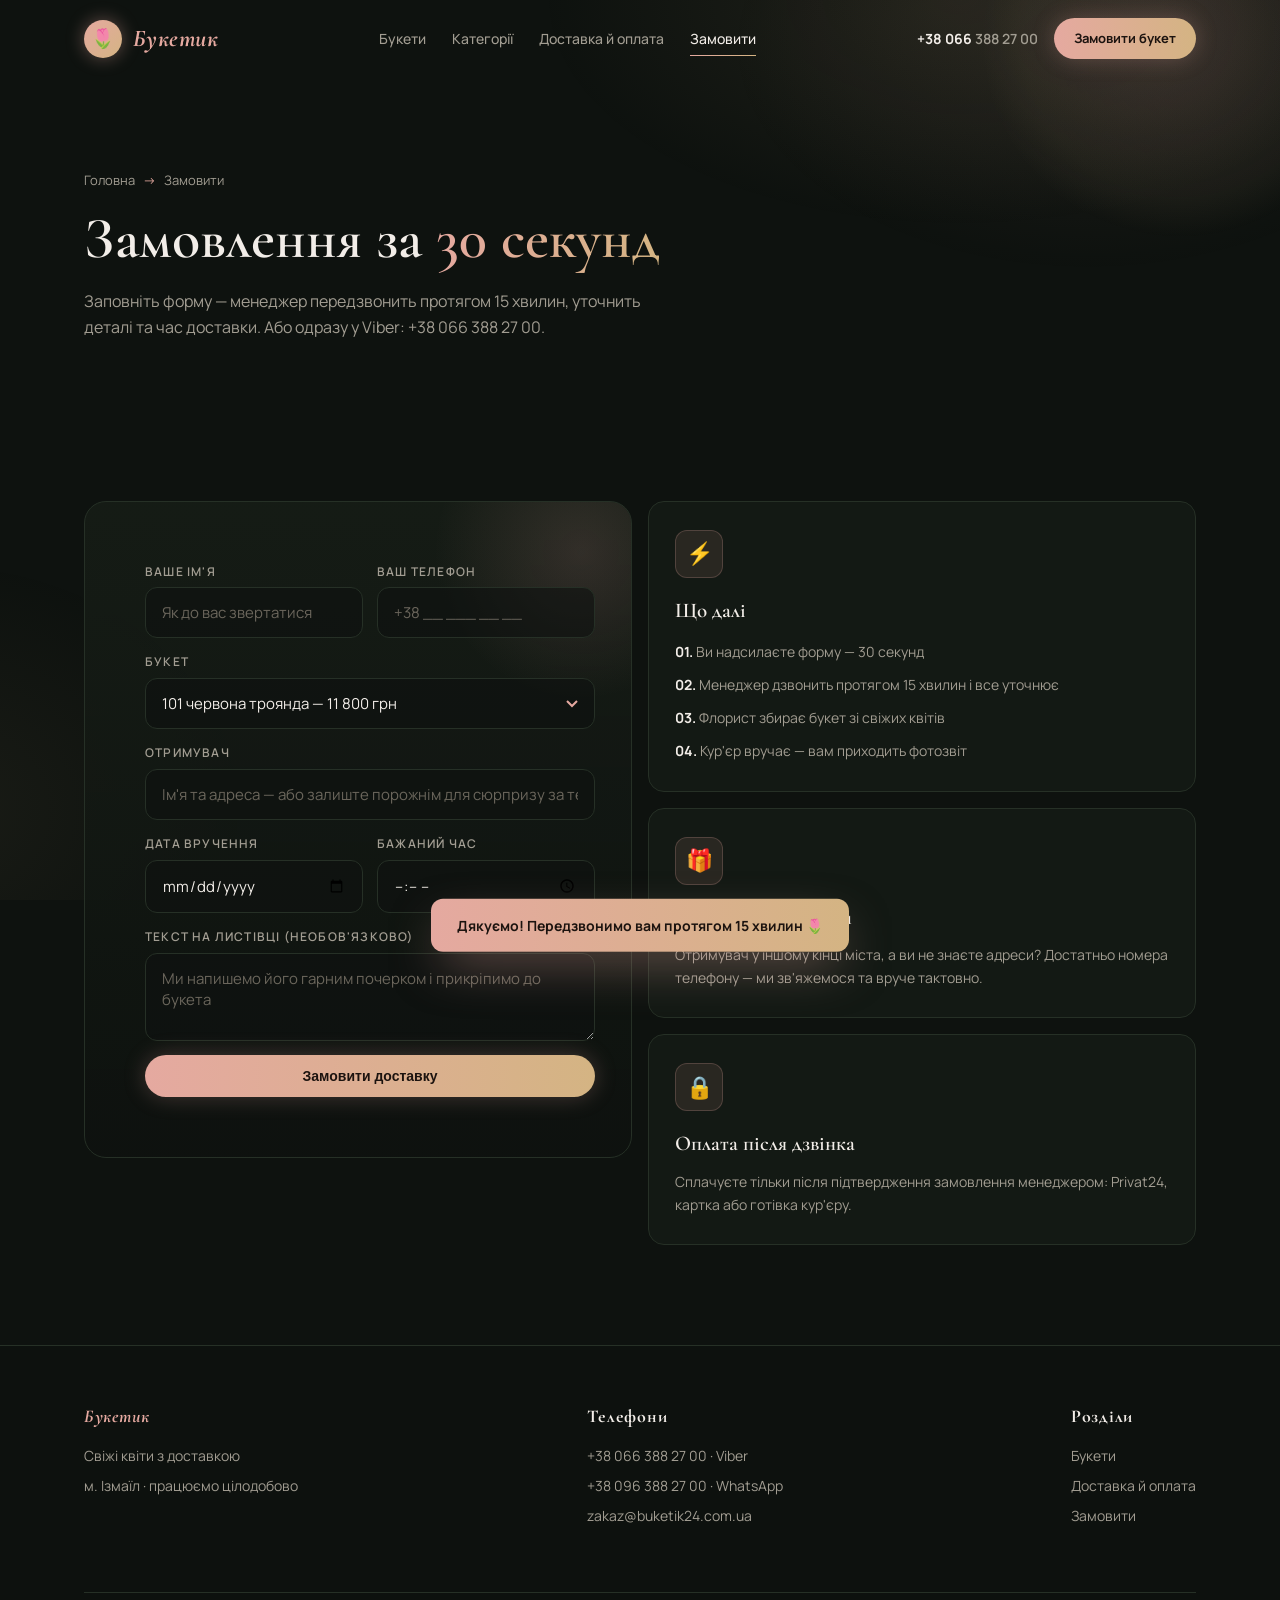
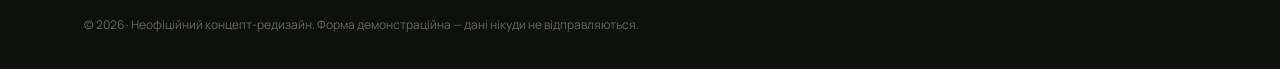
<file: buketik-hightech/order.html>
<!DOCTYPE html>
<html lang="uk">
<head>
<meta charset="UTF-8">
<meta name="viewport" content="width=device-width, initial-scale=1.0">
<title>Замовити букет — Букетик · Ізмаїл</title>
<link rel="icon" href="data:image/svg+xml,%3Csvg xmlns='http://www.w3.org/2000/svg' viewBox='0 0 32 32'%3E%3Ccircle cx='16' cy='16' r='16' fill='%23e5a9a0'/%3E%3Ctext x='16' y='23' font-family='Georgia' font-size='18' fill='%231c130f' text-anchor='middle'%3EБ%3C/text%3E%3C/svg%3E">
<link rel="preconnect" href="https://fonts.googleapis.com">
<link rel="preconnect" href="https://fonts.gstatic.com" crossorigin>
<link href="https://fonts.googleapis.com/css2?family=Cormorant+Garamond:ital,wght@0,600;0,700;1,600&family=Manrope:wght@400;500;600;700&display=swap" rel="stylesheet">
<link rel="stylesheet" href="css/style.css">
</head>
<body>

<header id="header">
  <div class="wrap nav">
    <a class="logo" href="index.html"><span class="mark">🌷</span><em>Букетик</em></a>
    <nav class="nav-links">
      <a href="index.html#hits">Букети</a>
      <a href="index.html#cats">Категорії</a>
      <a href="delivery.html">Доставка й оплата</a>
      <a href="order.html" class="active">Замовити</a>
    </nav>
    <div class="nav-right">
      <a class="nav-phone" href="tel:+380663882700"><b>+38 066</b> 388 27 00</a>
      <a class="btn sm" href="order.html">Замовити букет</a>
      <button class="burger" aria-label="Меню"><span></span><span></span><span></span></button>
    </div>
  </div>
</header>

<div class="pagehero">
  <div class="orb"></div>
  <div class="wrap">
    <div class="crumbs"><a href="index.html">Головна</a><i>→</i>Замовити</div>
    <h1 class="reveal">Замовлення за <span class="grad">30 секунд</span></h1>
    <p class="lead reveal" style="transition-delay:.1s">
      Заповніть форму — менеджер передзвонить протягом 15 хвилин, уточнить деталі
      та час доставки. Або одразу у Viber: +38 066 388 27 00.
    </p>
  </div>
</div>

<section>
  <div class="wrap">
    <div class="grid c2" style="align-items:start">

      <div class="panel reveal">
        <form id="orderForm">
          <div class="field">
            <label for="f-name">Ваше ім'я</label>
            <input id="f-name" name="name" type="text" placeholder="Як до вас звертатися" required>
          </div>
          <div class="field">
            <label for="f-phone">Ваш телефон</label>
            <input id="f-phone" name="phone" type="tel" placeholder="+38 __ ___ __ __" required>
          </div>
          <div class="field full">
            <label for="f-buket">Букет</label>
            <select id="f-buket" name="buket">
              <option>101 червона троянда — 11 800 грн</option>
              <option>51 червона троянда — 6 240 грн</option>
              <option>21 червона троянда — 2 970 грн</option>
              <option>Букет «Королева» — 2 970 грн</option>
              <option>Ведмедик з трояндами та «Raffaello» — 2 700 грн</option>
              <option>Букет «100 ромашок» — 2 310 грн</option>
              <option>Букет «Подаруночок» — 2 310 грн</option>
              <option>Букет «З тобою» — 1 820 грн</option>
              <option>Букет «Доброго ранку» — 1 490 грн</option>
              <option>Інший / потрібна порада флориста</option>
            </select>
          </div>
          <div class="field full">
            <label for="f-who">Отримувач</label>
            <input id="f-who" name="who" type="text" placeholder="Ім'я та адреса — або залиште порожнім для сюрпризу за телефоном">
          </div>
          <div class="field">
            <label for="f-date">Дата вручення</label>
            <input id="f-date" name="date" type="date">
          </div>
          <div class="field">
            <label for="f-time">Бажаний час</label>
            <input id="f-time" name="time" type="time">
          </div>
          <div class="field full">
            <label for="f-card">Текст на листівці (необов'язково)</label>
            <textarea id="f-card" name="card" placeholder="Ми напишемо його гарним почерком і прикріпимо до букета"></textarea>
          </div>
          <div class="field full">
            <button class="btn" type="submit" style="width:100%">Замовити доставку</button>
          </div>
        </form>
      </div>

      <div>
        <div class="tcard reveal">
          <div class="ico">⚡</div><h3>Що далі</h3>
          <ul style="color:var(--muted);font-size:14px;margin-top:12px">
            <li style="margin-bottom:10px"><b style="color:var(--text)">01.</b> Ви надсилаєте форму — 30 секунд</li>
            <li style="margin-bottom:10px"><b style="color:var(--text)">02.</b> Менеджер дзвонить протягом 15 хвилин і все уточнює</li>
            <li style="margin-bottom:10px"><b style="color:var(--text)">03.</b> Флорист збирає букет зі свіжих квітів</li>
            <li><b style="color:var(--text)">04.</b> Кур'єр вручає — вам приходить фотозвіт</li>
          </ul>
        </div>
        <div class="tcard reveal" style="transition-delay:.08s;margin-top:16px">
          <div class="ico">🎁</div><h3>Сюрприз без адреси</h3>
          <p>Отримувач у іншому кінці міста, а ви не знаєте адреси? Достатньо номера телефону — ми зв'яжемося та вруче тактовно.</p>
        </div>
        <div class="tcard reveal" style="transition-delay:.16s;margin-top:16px">
          <div class="ico">🔒</div><h3>Оплата після дзвінка</h3>
          <p>Сплачуєте тільки після підтвердження замовлення менеджером: Privat24, картка або готівка кур'єру.</p>
        </div>
      </div>

    </div>
  </div>
</section>

<footer>
  <div class="wrap foot">
    <div class="col"><b><em style="color:var(--accent)">Букетик</em></b>
      <span>Свіжі квіти з доставкою</span>
      <span>м. Ізмаїл · працюємо цілодобово</span></div>
    <div class="col"><b>Телефони</b>
      <a href="tel:+380663882700">+38 066 388 27 00 · Viber</a>
      <a href="tel:+380963882700">+38 096 388 27 00 · WhatsApp</a>
      <a href="mailto:zakaz@buketik24.com.ua">zakaz@buketik24.com.ua</a></div>
    <div class="col"><b>Розділи</b>
      <a href="index.html#hits">Букети</a>
      <a href="delivery.html">Доставка й оплата</a>
      <a href="order.html">Замовити</a></div>
    <div class="demo-note">© 2026 · Неофіційний концепт-редизайн. Форма демонстраційна — дані нікуди не відправляються.</div>
  </div>
</footer>

<div class="toast" id="toast">Дякуємо! Передзвонимо вам протягом 15 хвилин 🌷</div>
<script src="js/main.js"></script>
</body>
</html>
</file>
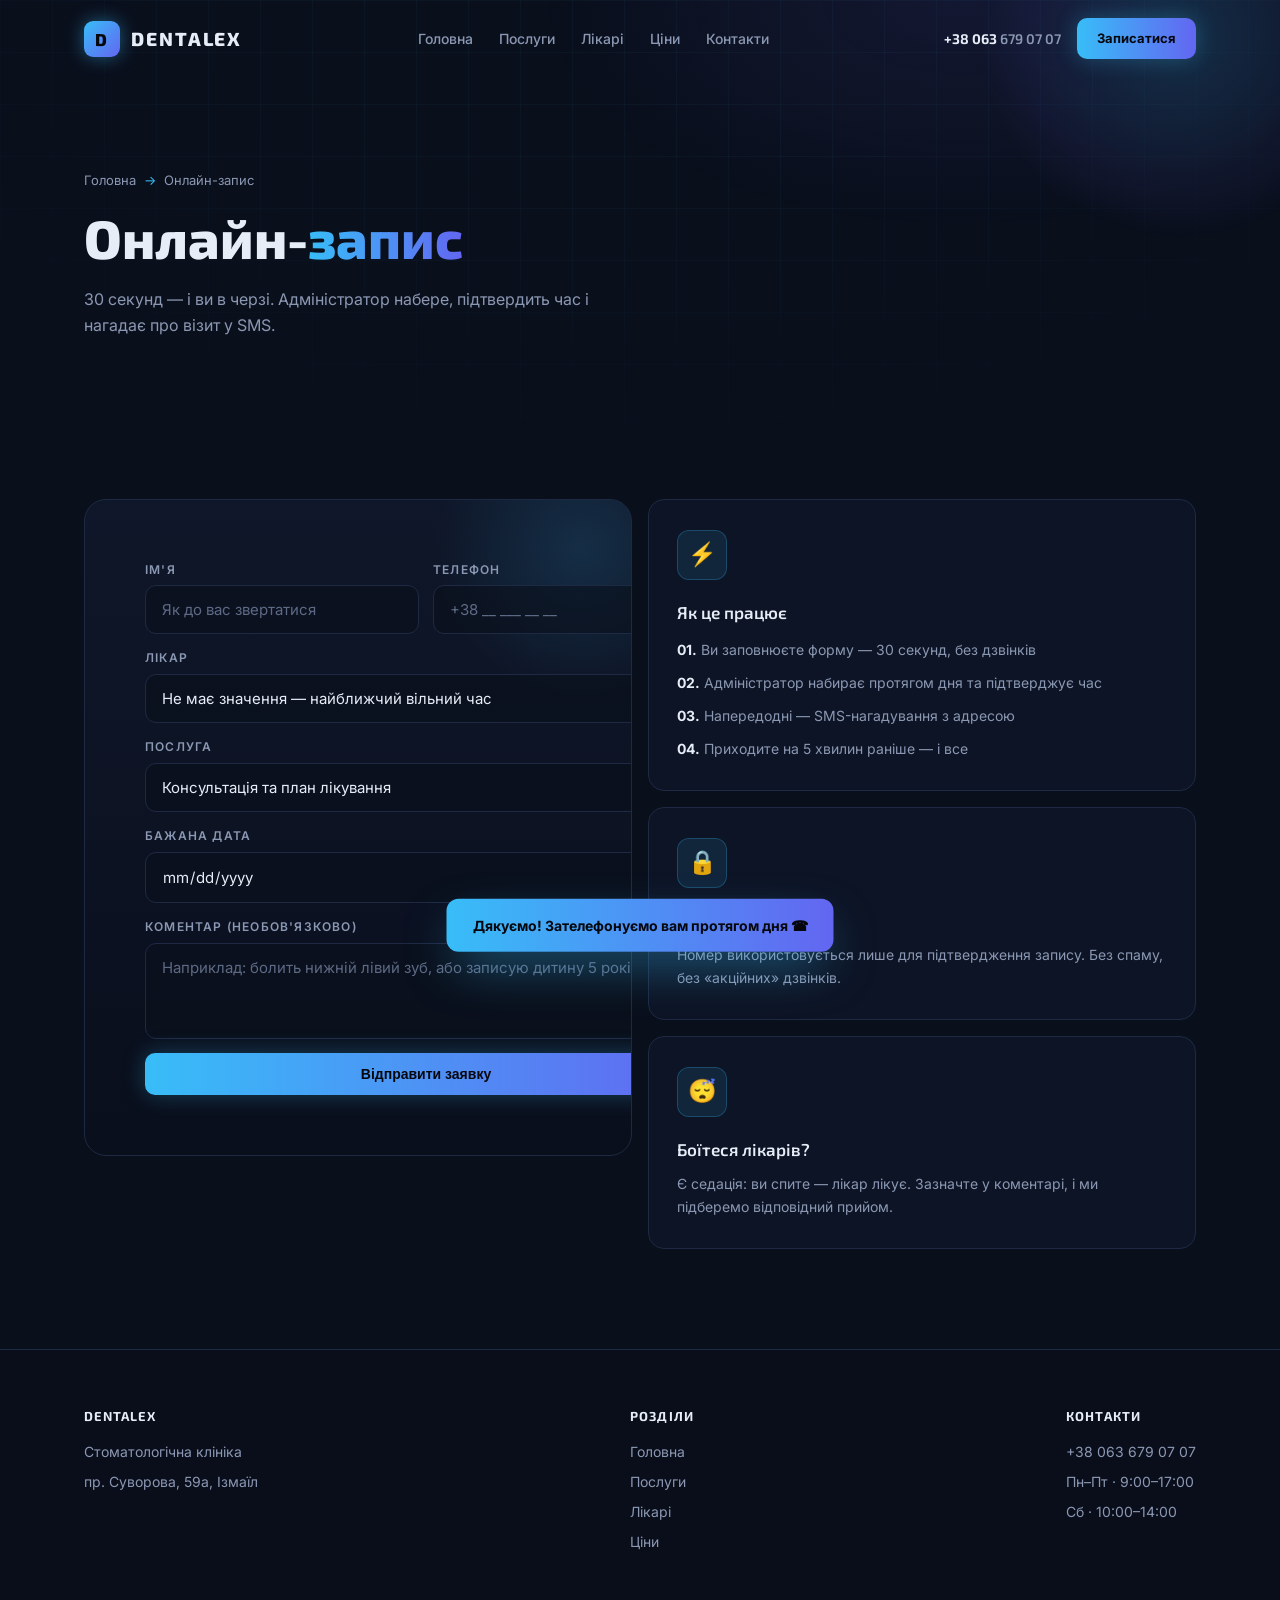
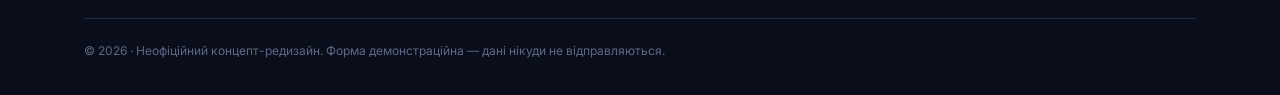
<file: dentalex-hightech/booking.html>
<!DOCTYPE html>
<html lang="uk">
<head>
<meta charset="UTF-8">
<meta name="viewport" content="width=device-width, initial-scale=1.0">
<title>Онлайн-запис — DENTALEX · Ізмаїл</title>
<link rel="icon" href="data:image/svg+xml,%3Csvg xmlns='http://www.w3.org/2000/svg' viewBox='0 0 32 32'%3E%3Crect width='32' height='32' rx='7' fill='%2338bdf8'/%3E%3Ctext x='16' y='22' font-family='Arial' font-weight='800' font-size='18' fill='%230a0f1c' text-anchor='middle'%3ED%3C/text%3E%3C/svg%3E">
<link rel="preconnect" href="https://fonts.googleapis.com">
<link rel="preconnect" href="https://fonts.gstatic.com" crossorigin>
<link href="https://fonts.googleapis.com/css2?family=Exo+2:wght@500;600;700;800&family=Inter:wght@400;500;600;700&display=swap" rel="stylesheet">
<link rel="stylesheet" href="css/style.css">
</head>
<body>

<header id="header">
  <div class="wrap nav">
    <a class="logo" href="index.html"><span class="mark">D</span>DENTALEX</a>
    <nav class="nav-links">
      <a href="index.html">Головна</a>
      <a href="services.html">Послуги</a>
      <a href="doctors.html">Лікарі</a>
      <a href="prices.html">Ціни</a>
      <a href="contacts.html">Контакти</a>
    </nav>
    <div class="nav-right">
      <a class="nav-phone" href="tel:+380636790707"><b>+38 063</b> 679 07 07</a>
      <a class="btn sm" href="booking.html">Записатися</a>
      <button class="burger" aria-label="Меню"><span></span><span></span><span></span></button>
    </div>
  </div>
</header>

<div class="pagehero">
  <div class="orb"></div>
  <div class="wrap">
    <div class="crumbs"><a href="index.html">Головна</a><i>→</i>Онлайн-запис</div>
    <h1 class="reveal">Онлайн-<span class="grad">запис</span></h1>
    <p class="lead reveal" style="transition-delay:.1s">
      30 секунд — і ви в черзі. Адміністратор набере, підтвердить час і нагадає про візит у SMS.
    </p>
  </div>
</div>

<section>
  <div class="wrap">
    <div class="grid c2" style="align-items:start">

      <div class="panel reveal">
        <form id="bookForm">
          <div class="field">
            <label for="f-name">Ім'я</label>
            <input id="f-name" name="name" type="text" placeholder="Як до вас звертатися" required>
          </div>
          <div class="field">
            <label for="f-phone">Телефон</label>
            <input id="f-phone" name="phone" type="tel" placeholder="+38 __ ___ __ __" required>
          </div>
          <div class="field full">
            <label for="f-doc">Лікар</label>
            <select id="f-doc" name="doctor">
              <option>Не має значення — найближчий вільний час</option>
              <option>Олексій Олександрович — протезування, імплантація</option>
              <option>Костянтин Валерійович — терапія, канали</option>
              <option>Наталія Олексіївна — консультація, гігієна</option>
              <option>Андрій Ігорович — хірургія, видалення</option>
              <option>Ірина Сергіївна — дитячий прийом</option>
            </select>
          </div>
          <div class="field full">
            <label for="f-serv">Послуга</label>
            <select id="f-serv" name="service">
              <option>Консультація та план лікування</option>
              <option>Лікування зуба / каналів</option>
              <option>Імплантація</option>
              <option>Протезування</option>
              <option>Видалення зуба</option>
              <option>Професійна гігієна / відбілювання</option>
              <option>Дитячий прийом</option>
              <option>Лікування під седацією</option>
            </select>
          </div>
          <div class="field full">
            <label for="f-date">Бажана дата</label>
            <input id="f-date" name="date" type="date">
          </div>
          <div class="field full">
            <label for="f-comment">Коментар (необов'язково)</label>
            <textarea id="f-comment" name="comment" placeholder="Наприклад: болить нижній лівий зуб, або записую дитину 5 років"></textarea>
          </div>
          <div class="field full">
            <button class="btn" type="submit" style="width:100%">Відправити заявку</button>
          </div>
        </form>
      </div>

      <div>
        <div class="tcard reveal">
          <div class="ico">⚡</div><h3>Як це працює</h3>
          <ul style="color:var(--muted);font-size:14px;margin-top:12px">
            <li style="margin-bottom:10px"><b style="color:var(--text)">01.</b> Ви заповнюєте форму — 30 секунд, без дзвінків</li>
            <li style="margin-bottom:10px"><b style="color:var(--text)">02.</b> Адміністратор набирає протягом дня та підтверджує час</li>
            <li style="margin-bottom:10px"><b style="color:var(--text)">03.</b> Напередодні — SMS-нагадування з адресою</li>
            <li><b style="color:var(--text)">04.</b> Приходите на 5 хвилин раніше — і все</li>
          </ul>
        </div>
        <div class="tcard reveal" style="transition-delay:.08s;margin-top:16px">
          <div class="ico">🔒</div><h3>Спокій пацієнта</h3>
          <p>Номер використовується лише для підтвердження запису. Без спаму, без «акційних» дзвінків.</p>
        </div>
        <div class="tcard reveal" style="transition-delay:.16s;margin-top:16px">
          <div class="ico">😴</div><h3>Боїтеся лікарів?</h3>
          <p>Є седація: ви спите — лікар лікує. Зазначте у коментарі, і ми підберемо відповідний прийом.</p>
        </div>
      </div>

    </div>
  </div>
</section>

<footer>
  <div class="wrap foot">
    <div class="col"><b>DENTALEX</b>
      <span>Стоматологічна клініка</span>
      <span>пр. Суворова, 59а, Ізмаїл</span></div>
    <div class="col"><b>Розділи</b>
      <a href="index.html">Головна</a>
      <a href="services.html">Послуги</a>
      <a href="doctors.html">Лікарі</a>
      <a href="prices.html">Ціни</a></div>
    <div class="col"><b>Контакти</b>
      <a href="tel:+380636790707">+38 063 679 07 07</a>
      <span>Пн–Пт · 9:00–17:00</span>
      <span>Сб · 10:00–14:00</span></div>
    <div class="demo-note">© 2026 · Неофіційний концепт-редизайн. Форма демонстраційна — дані нікуди не відправляються.</div>
  </div>
</footer>

<div class="toast" id="toast">Дякуємо! Зателефонуємо вам протягом дня ☎</div>
<script src="js/main.js"></script>
</body>
</html>
</file>
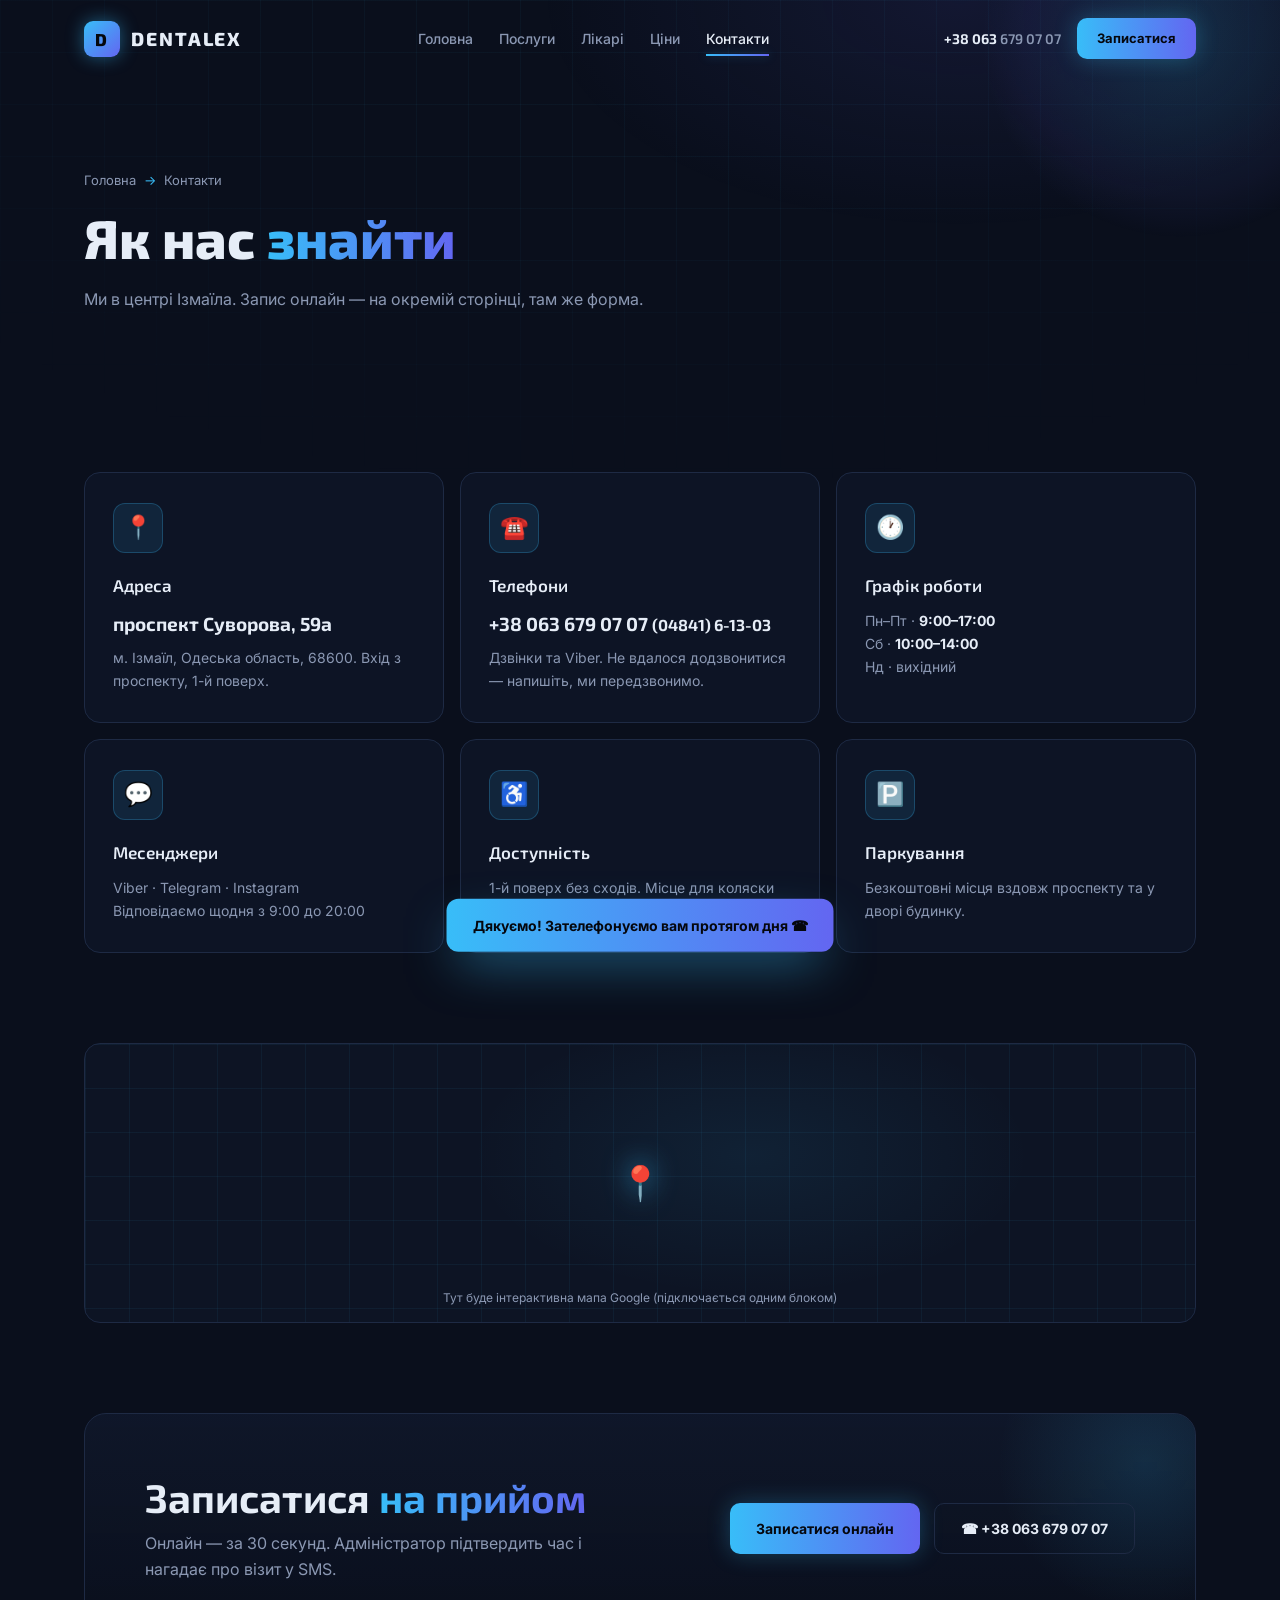
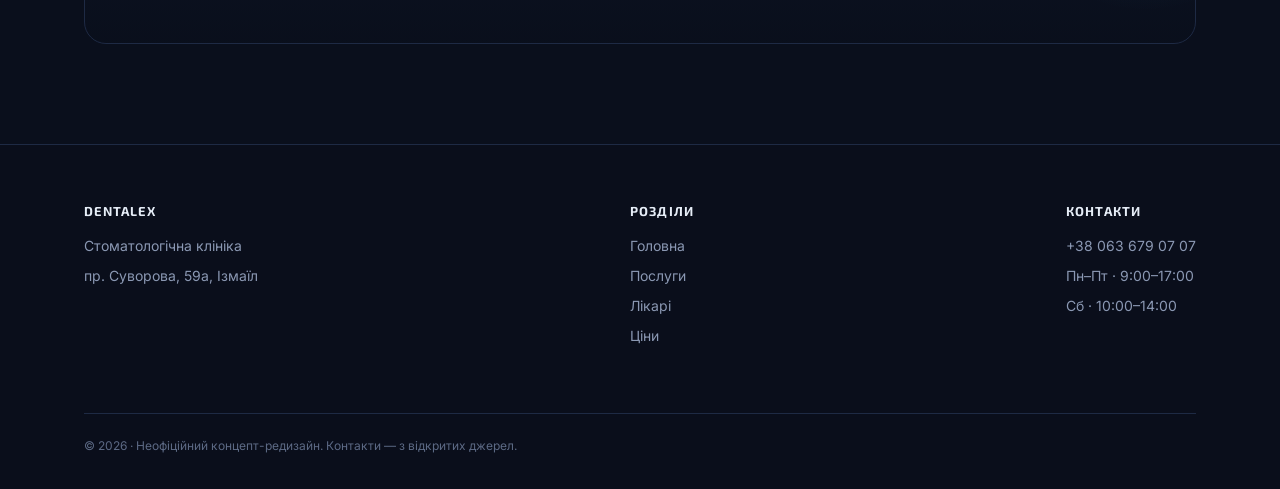
<file: dentalex-hightech/contacts.html>
<!DOCTYPE html>
<html lang="uk">
<head>
<meta charset="UTF-8">
<meta name="viewport" content="width=device-width, initial-scale=1.0">
<title>Контакти — DENTALEX · Ізмаїл</title>
<link rel="icon" href="data:image/svg+xml,%3Csvg xmlns='http://www.w3.org/2000/svg' viewBox='0 0 32 32'%3E%3Crect width='32' height='32' rx='7' fill='%2338bdf8'/%3E%3Ctext x='16' y='22' font-family='Arial' font-weight='800' font-size='18' fill='%230a0f1c' text-anchor='middle'%3ED%3C/text%3E%3C/svg%3E">
<link rel="preconnect" href="https://fonts.googleapis.com">
<link rel="preconnect" href="https://fonts.gstatic.com" crossorigin>
<link href="https://fonts.googleapis.com/css2?family=Exo+2:wght@500;600;700;800&family=Inter:wght@400;500;600;700&display=swap" rel="stylesheet">
<link rel="stylesheet" href="css/style.css">
</head>
<body>

<header id="header">
  <div class="wrap nav">
    <a class="logo" href="index.html"><span class="mark">D</span>DENTALEX</a>
    <nav class="nav-links">
      <a href="index.html">Головна</a>
      <a href="services.html">Послуги</a>
      <a href="doctors.html">Лікарі</a>
      <a href="prices.html">Ціни</a>
      <a href="contacts.html" class="active">Контакти</a>
    </nav>
    <div class="nav-right">
      <a class="nav-phone" href="tel:+380636790707"><b>+38 063</b> 679 07 07</a>
      <a class="btn sm" href="booking.html">Записатися</a>
      <button class="burger" aria-label="Меню"><span></span><span></span><span></span></button>
    </div>
  </div>
</header>

<div class="pagehero">
  <div class="orb"></div>
  <div class="wrap">
    <div class="crumbs"><a href="index.html">Головна</a><i>→</i>Контакти</div>
    <h1 class="reveal">Як нас <span class="grad">знайти</span></h1>
    <p class="lead reveal" style="transition-delay:.1s">
      Ми в центрі Ізмаїла. Запис онлайн — на окремій сторінці, там же форма.
    </p>
  </div>
</div>

<section>
  <div class="wrap">
    <div class="grid c3">
      <div class="tcard contact-card reveal"><div class="ico">📍</div>
        <h3>Адреса</h3>
        <div class="big">проспект Суворова, 59а</div>
        <p style="margin-top:6px">м. Ізмаїл, Одеська область, 68600. Вхід з проспекту, 1-й поверх.</p></div>

      <div class="tcard contact-card reveal" style="transition-delay:.06s"><div class="ico">☎️</div>
        <h3>Телефони</h3>
        <a class="big" href="tel:+380636790707">+38 063 679 07 07</a>
        <a class="big" href="tel:+380484161303" style="font-size:16px">(04841) 6-13-03</a>
        <p style="margin-top:6px">Дзвінки та Viber. Не вдалося додзвонитися — напишіть, ми передзвонимо.</p></div>

      <div class="tcard contact-card reveal" style="transition-delay:.12s"><div class="ico">🕐</div>
        <h3>Графік роботи</h3>
        <p style="margin-top:10px">Пн–Пт · <b style="color:var(--text)">9:00–17:00</b><br>
        Сб · <b style="color:var(--text)">10:00–14:00</b><br>
        Нд · вихідний</p></div>

      <div class="tcard contact-card reveal"><div class="ico">💬</div>
        <h3>Месенджери</h3>
        <p style="margin-top:10px">
          Viber · Telegram · Instagram<br>
          Відповідаємо щодня з 9:00 до 20:00
        </p></div>

      <div class="tcard contact-card reveal" style="transition-delay:.06s"><div class="ico">♿</div>
        <h3>Доступність</h3>
        <p style="margin-top:10px">1-й поверх без сходів. Місце для коляски біля входу.</p></div>

      <div class="tcard contact-card reveal" style="transition-delay:.12s"><div class="ico">🅿️</div>
        <h3>Паркування</h3>
        <p style="margin-top:10px">Безкоштовні місця вздовж проспекту та у дворі будинку.</p></div>
    </div>
  </div>
</section>

<section>
  <div class="wrap">
    <div class="map reveal" aria-label="Мапа">
      <div class="pin">📍</div>
      <div class="map-note">Тут буде інтерактивна мапа Google (підключається одним блоком)</div>
    </div>
  </div>
</section>

<section>
  <div class="wrap">
    <div class="panel reveal cta-line">
      <div>
        <h2>Записатися <span class="grad">на прийом</span></h2>
        <p style="color:var(--muted);margin-top:10px;max-width:440px">
          Онлайн — за 30 секунд. Адміністратор підтвердить час і нагадає про візит у SMS.
        </p>
      </div>
      <div style="display:flex;gap:14px;flex-wrap:wrap;position:relative;z-index:1">
        <a class="btn" href="booking.html">Записатися онлайн</a>
        <a class="btn ghost" href="tel:+380636790707">☎ +38 063 679 07 07</a>
      </div>
    </div>
  </div>
</section>

<footer>
  <div class="wrap foot">
    <div class="col"><b>DENTALEX</b>
      <span>Стоматологічна клініка</span>
      <span>пр. Суворова, 59а, Ізмаїл</span></div>
    <div class="col"><b>Розділи</b>
      <a href="index.html">Головна</a>
      <a href="services.html">Послуги</a>
      <a href="doctors.html">Лікарі</a>
      <a href="prices.html">Ціни</a></div>
    <div class="col"><b>Контакти</b>
      <a href="tel:+380636790707">+38 063 679 07 07</a>
      <span>Пн–Пт · 9:00–17:00</span>
      <span>Сб · 10:00–14:00</span></div>
    <div class="demo-note">© 2026 · Неофіційний концепт-редизайн. Контакти — з відкритих джерел.</div>
  </div>
</footer>

<div class="toast" id="toast">Дякуємо! Зателефонуємо вам протягом дня ☎</div>
<script src="js/main.js"></script>
</body>
</html>
</file>
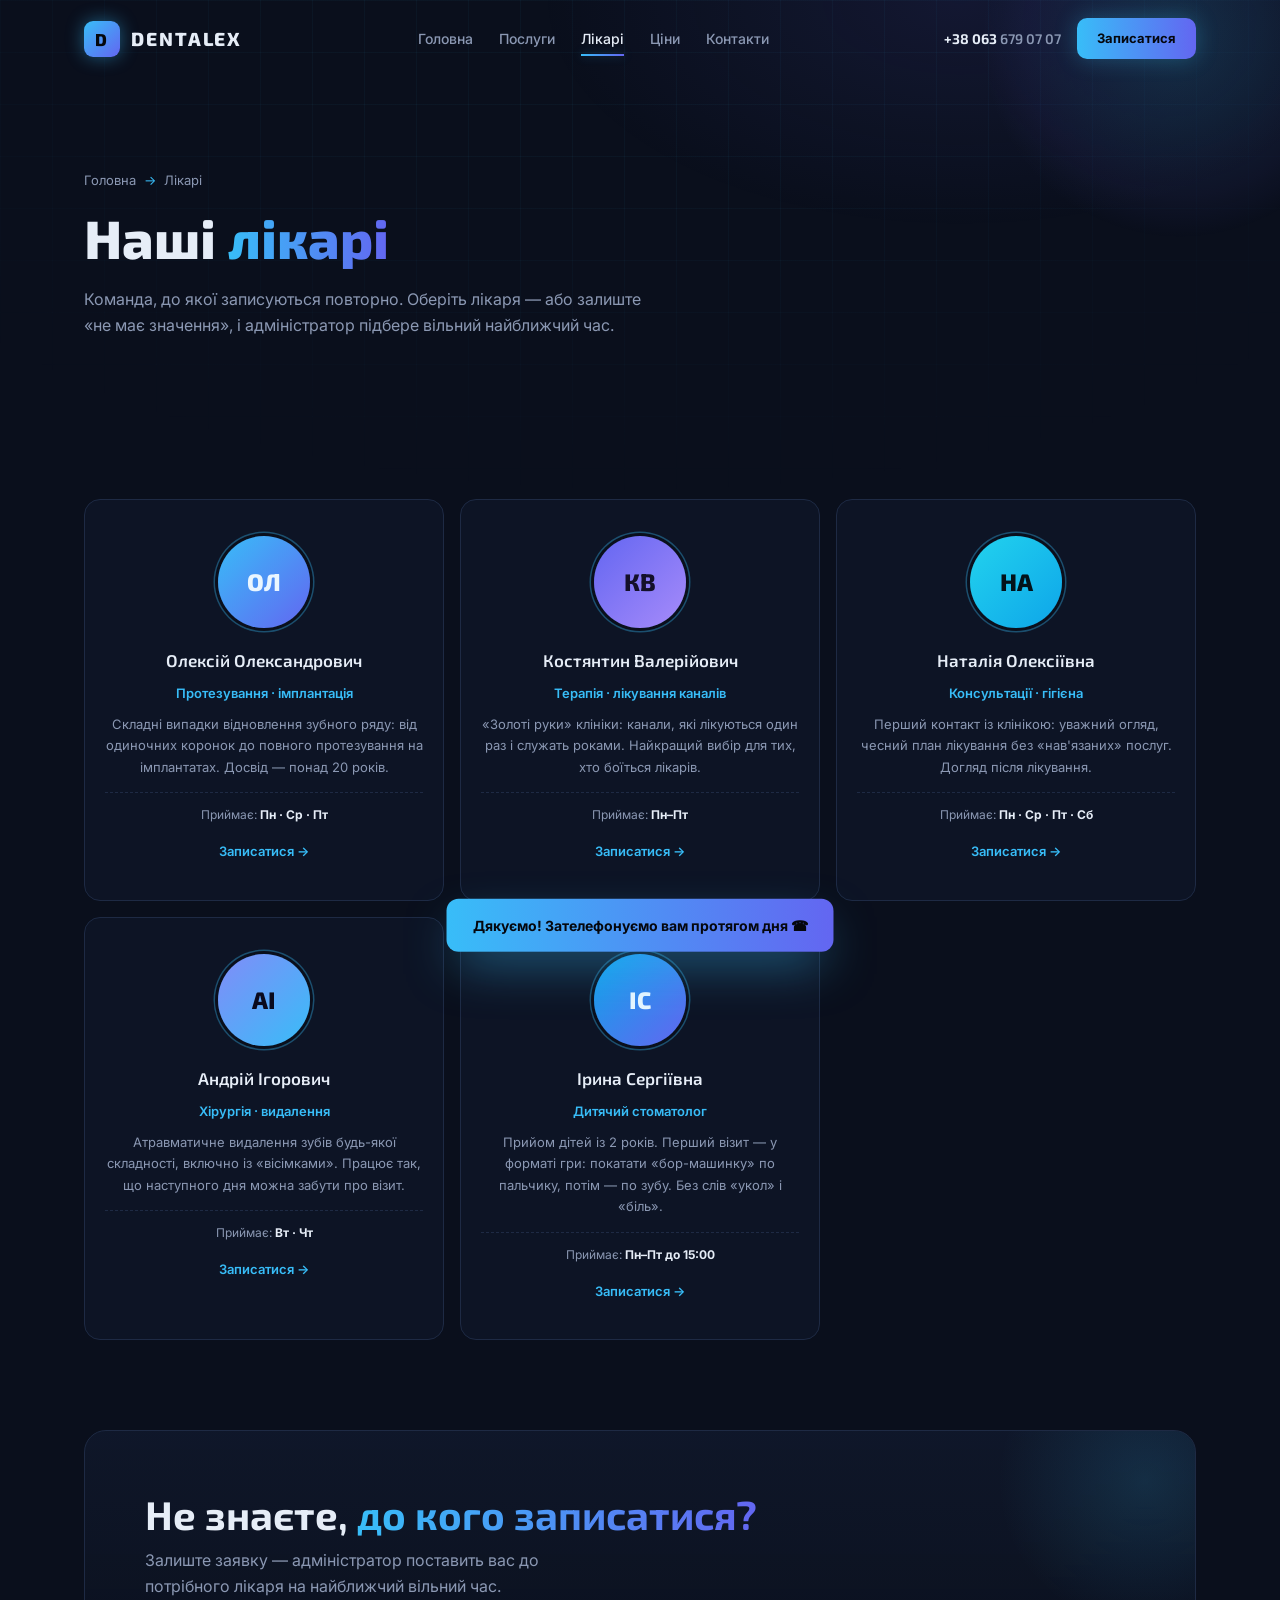
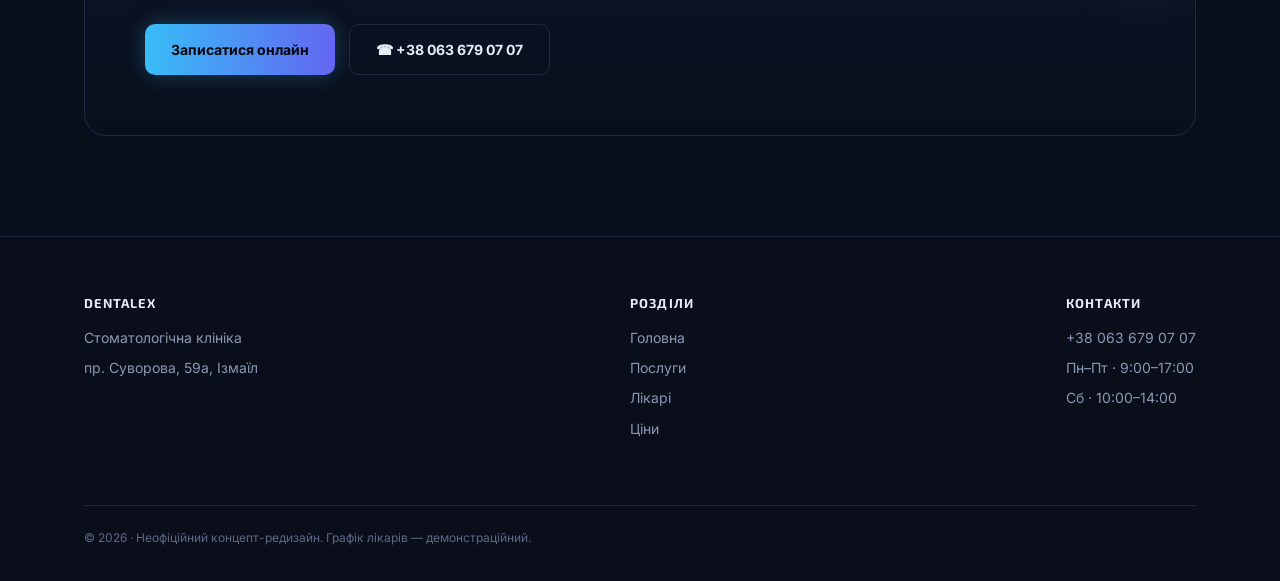
<file: dentalex-hightech/doctors.html>
<!DOCTYPE html>
<html lang="uk">
<head>
<meta charset="UTF-8">
<meta name="viewport" content="width=device-width, initial-scale=1.0">
<title>Лікарі — DENTALEX · Ізмаїл</title>
<link rel="icon" href="data:image/svg+xml,%3Csvg xmlns='http://www.w3.org/2000/svg' viewBox='0 0 32 32'%3E%3Crect width='32' height='32' rx='7' fill='%2338bdf8'/%3E%3Ctext x='16' y='22' font-family='Arial' font-weight='800' font-size='18' fill='%230a0f1c' text-anchor='middle'%3ED%3C/text%3E%3C/svg%3E">
<link rel="preconnect" href="https://fonts.googleapis.com">
<link rel="preconnect" href="https://fonts.gstatic.com" crossorigin>
<link href="https://fonts.googleapis.com/css2?family=Exo+2:wght@500;600;700;800&family=Inter:wght@400;500;600;700&display=swap" rel="stylesheet">
<link rel="stylesheet" href="css/style.css">
</head>
<body>

<header id="header">
  <div class="wrap nav">
    <a class="logo" href="index.html"><span class="mark">D</span>DENTALEX</a>
    <nav class="nav-links">
      <a href="index.html">Головна</a>
      <a href="services.html">Послуги</a>
      <a href="doctors.html" class="active">Лікарі</a>
      <a href="prices.html">Ціни</a>
      <a href="contacts.html">Контакти</a>
    </nav>
    <div class="nav-right">
      <a class="nav-phone" href="tel:+380636790707"><b>+38 063</b> 679 07 07</a>
      <a class="btn sm" href="booking.html">Записатися</a>
      <button class="burger" aria-label="Меню"><span></span><span></span><span></span></button>
    </div>
  </div>
</header>

<div class="pagehero">
  <div class="orb"></div>
  <div class="wrap">
    <div class="crumbs"><a href="index.html">Головна</a><i>→</i>Лікарі</div>
    <h1 class="reveal">Наші <span class="grad">лікарі</span></h1>
    <p class="lead reveal" style="transition-delay:.1s">
      Команда, до якої записуються повторно. Оберіть лікаря — або залиште «не має значення»,
      і адміністратор підбере вільний найближчий час.
    </p>
  </div>
</div>

<section>
  <div class="wrap">
    <div class="grid c3">
      <div class="tcard doc reveal"><div class="ava a1">ОЛ</div>
        <h3>Олексій Олександрович</h3>
        <div class="role">Протезування · імплантація</div>
        <p>Складні випадки відновлення зубного ряду: від одиночних коронок до повного протезування на імплантатах. Досвід — понад 20 років.</p>
        <div class="sched">Приймає: <b>Пн · Ср · Пт</b></div>
        <a class="more" href="booking.html">Записатися →</a></div>

      <div class="tcard doc reveal" style="transition-delay:.06s"><div class="ava a2">КВ</div>
        <h3>Костянтин Валерійович</h3>
        <div class="role">Терапія · лікування каналів</div>
        <p>«Золоті руки» клініки: канали, які лікуються один раз і служать роками. Найкращий вибір для тих, хто боїться лікарів.</p>
        <div class="sched">Приймає: <b>Пн–Пт</b></div>
        <a class="more" href="booking.html">Записатися →</a></div>

      <div class="tcard doc reveal" style="transition-delay:.12s"><div class="ava a3">НА</div>
        <h3>Наталія Олексіївна</h3>
        <div class="role">Консультації · гігієна</div>
        <p>Перший контакт із клінікою: уважний огляд, чесний план лікування без «нав'язаних» послуг. Догляд після лікування.</p>
        <div class="sched">Приймає: <b>Пн · Ср · Пт · Сб</b></div>
        <a class="more" href="booking.html">Записатися →</a></div>

      <div class="tcard doc reveal"><div class="ava a4">АІ</div>
        <h3>Андрій Ігорович</h3>
        <div class="role">Хірургія · видалення</div>
        <p>Атравматичне видалення зубів будь-якої складності, включно із «вісімками». Працює так, що наступного дня можна забути про візит.</p>
        <div class="sched">Приймає: <b>Вт · Чт</b></div>
        <a class="more" href="booking.html">Записатися →</a></div>

      <div class="tcard doc reveal" style="transition-delay:.06s"><div class="ava a5">ІС</div>
        <h3>Ірина Сергіївна</h3>
        <div class="role">Дитячий стоматолог</div>
        <p>Прийом дітей із 2 років. Перший візит — у форматі гри: покатати «бор-машинку» по пальчику, потім — по зубу. Без слів «укол» і «біль».</p>
        <div class="sched">Приймає: <b>Пн–Пт до 15:00</b></div>
        <a class="more" href="booking.html">Записатися →</a></div>
    </div>
  </div>
</section>

<section>
  <div class="wrap">
    <div class="panel reveal cta-line">
      <div>
        <h2>Не знаєте, <span class="grad">до кого записатися?</span></h2>
        <p style="color:var(--muted);margin-top:10px;max-width:440px">
          Залиште заявку — адміністратор поставить вас до потрібного лікаря на найближчий вільний час.
        </p>
      </div>
      <div style="display:flex;gap:14px;flex-wrap:wrap;position:relative;z-index:1">
        <a class="btn" href="booking.html">Записатися онлайн</a>
        <a class="btn ghost" href="tel:+380636790707">☎ +38 063 679 07 07</a>
      </div>
    </div>
  </div>
</section>

<footer>
  <div class="wrap foot">
    <div class="col"><b>DENTALEX</b>
      <span>Стоматологічна клініка</span>
      <span>пр. Суворова, 59а, Ізмаїл</span></div>
    <div class="col"><b>Розділи</b>
      <a href="index.html">Головна</a>
      <a href="services.html">Послуги</a>
      <a href="doctors.html">Лікарі</a>
      <a href="prices.html">Ціни</a></div>
    <div class="col"><b>Контакти</b>
      <a href="tel:+380636790707">+38 063 679 07 07</a>
      <span>Пн–Пт · 9:00–17:00</span>
      <span>Сб · 10:00–14:00</span></div>
    <div class="demo-note">© 2026 · Неофіційний концепт-редизайн. Графік лікарів — демонстраційний.</div>
  </div>
</footer>

<div class="toast" id="toast">Дякуємо! Зателефонуємо вам протягом дня ☎</div>
<script src="js/main.js"></script>
</body>
</html>
</file>
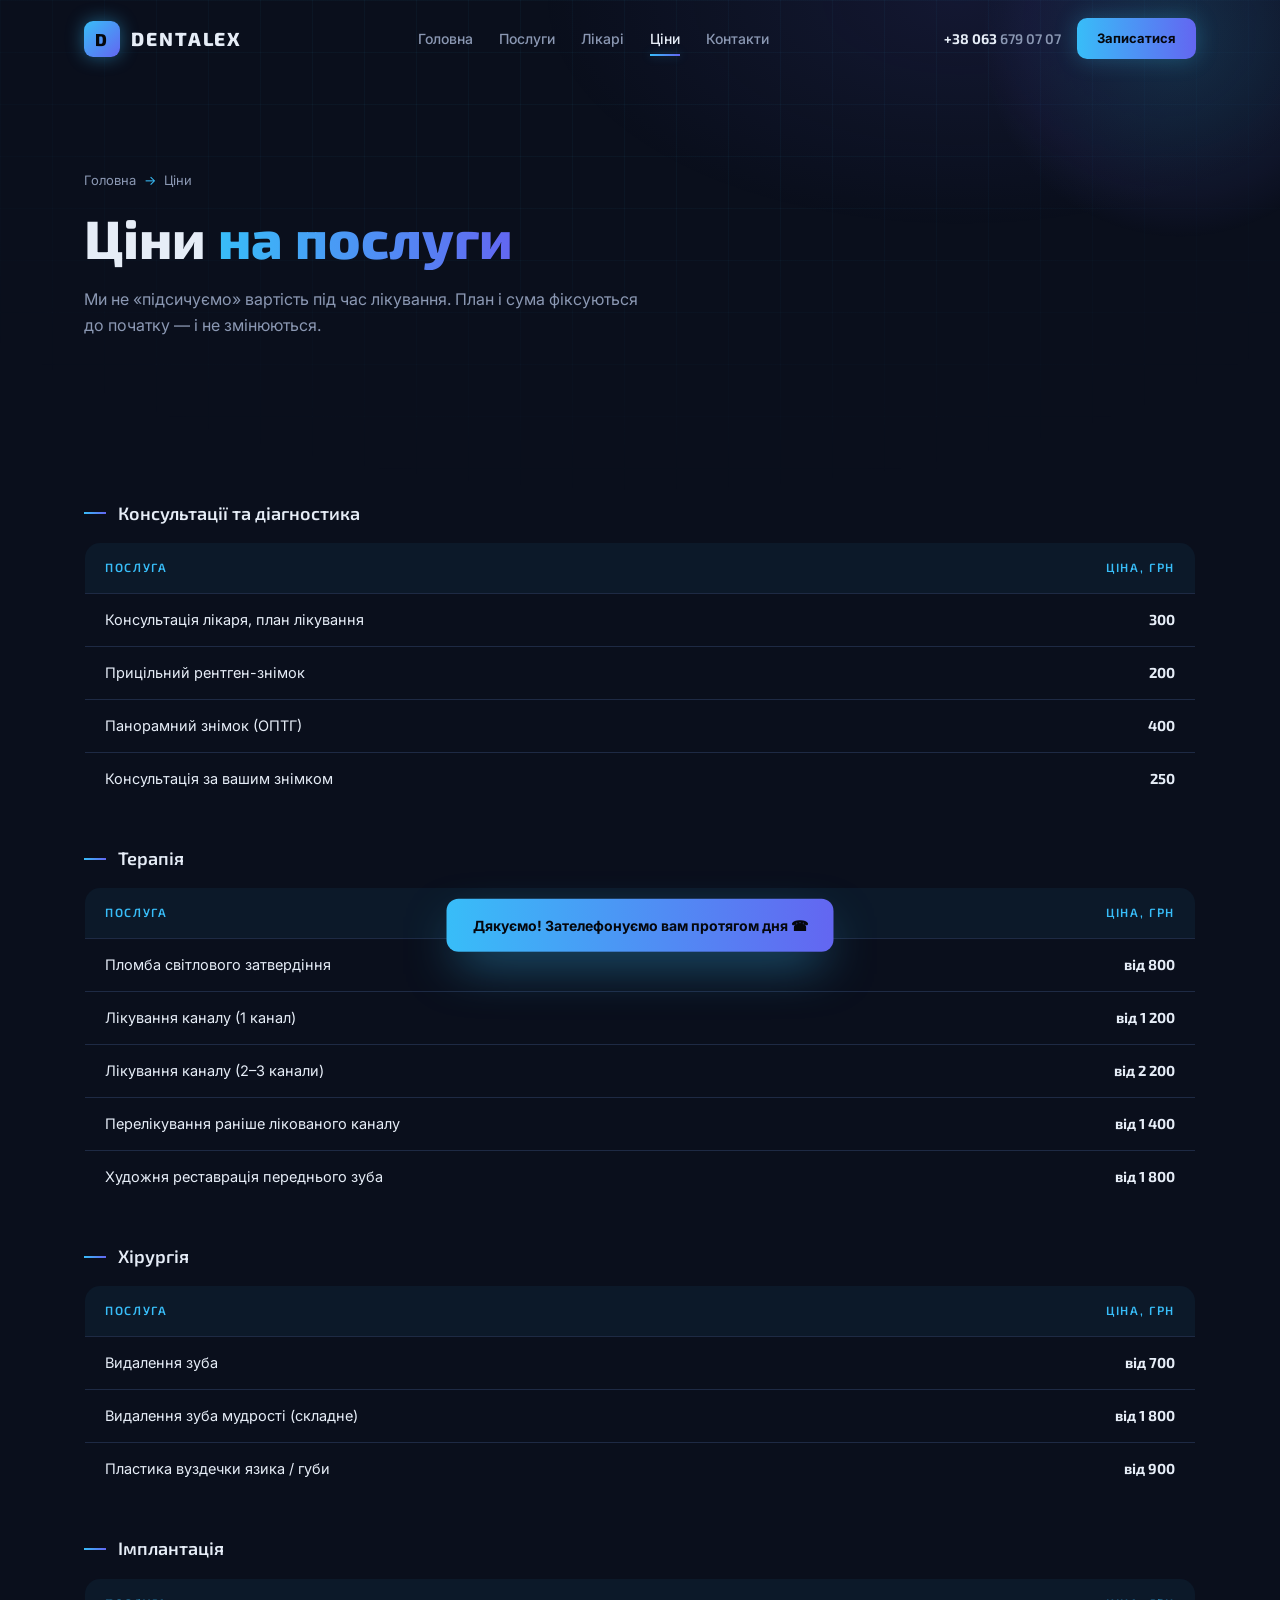
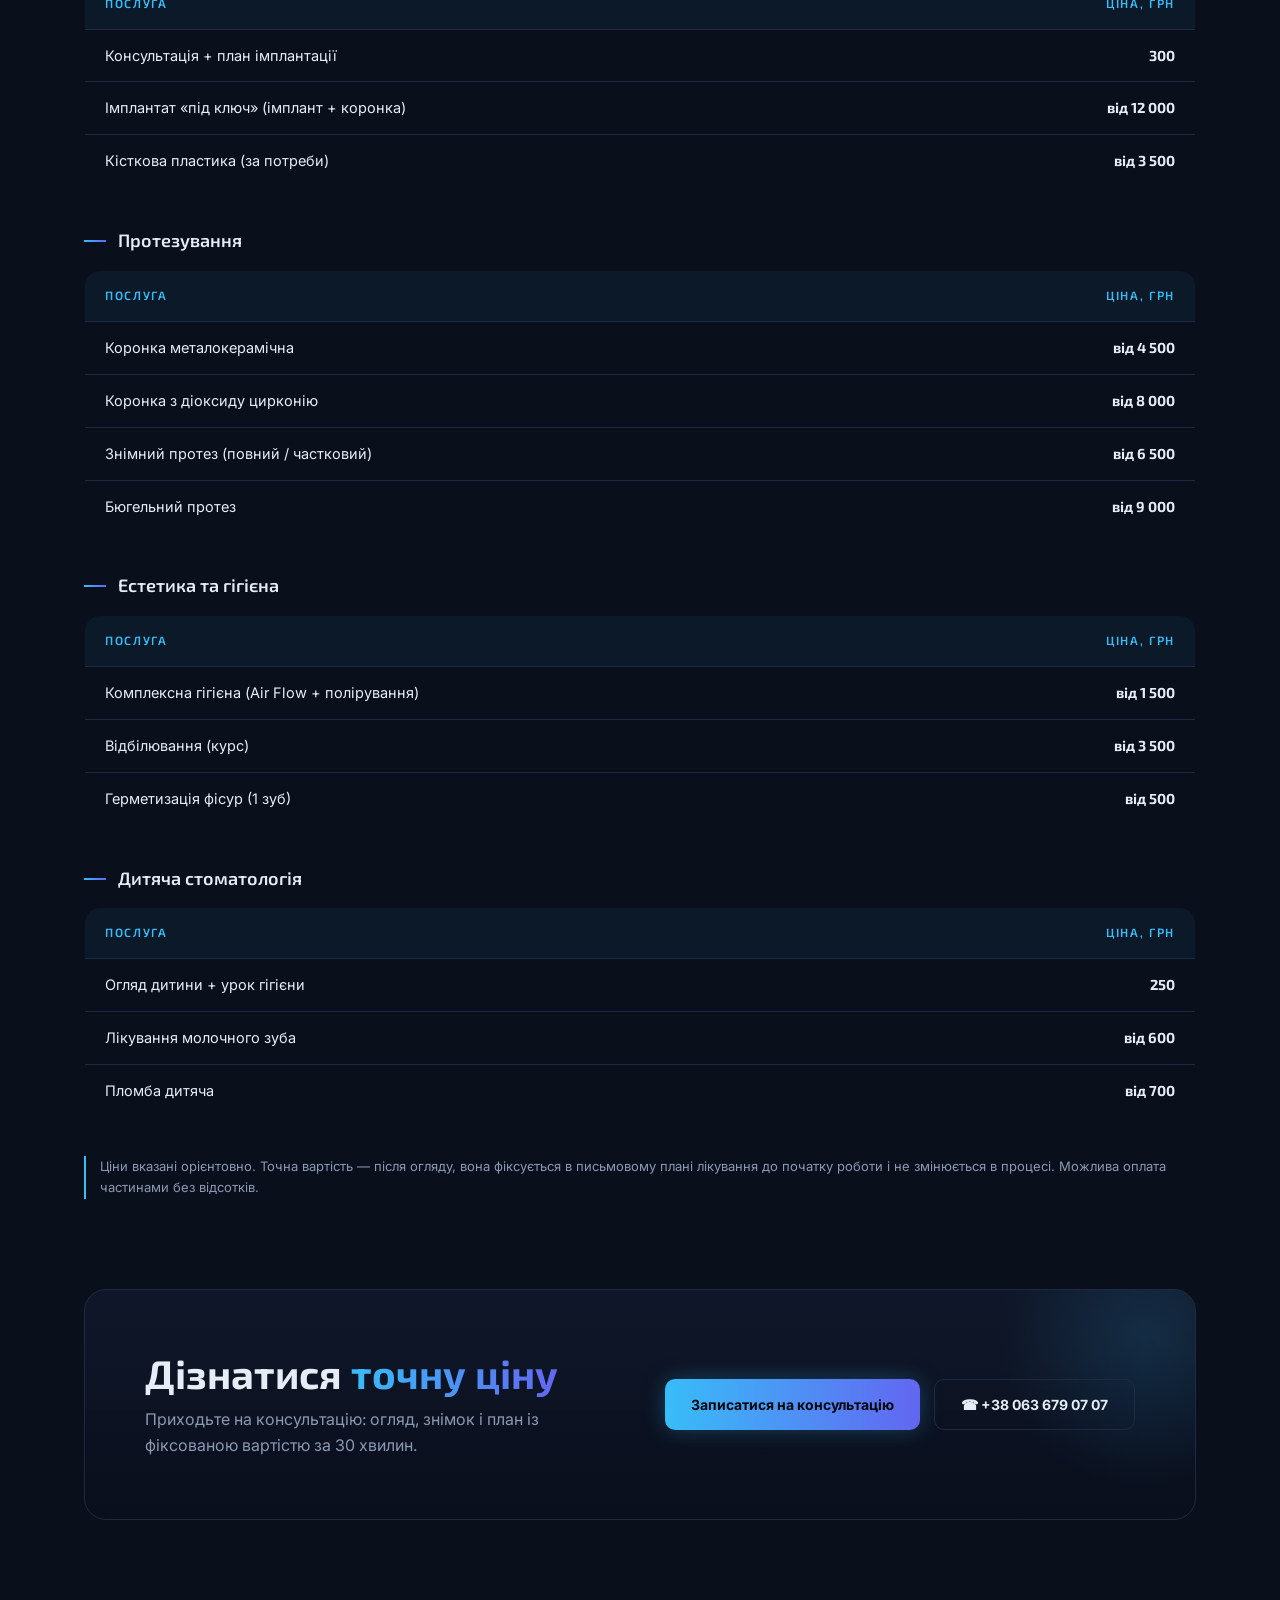
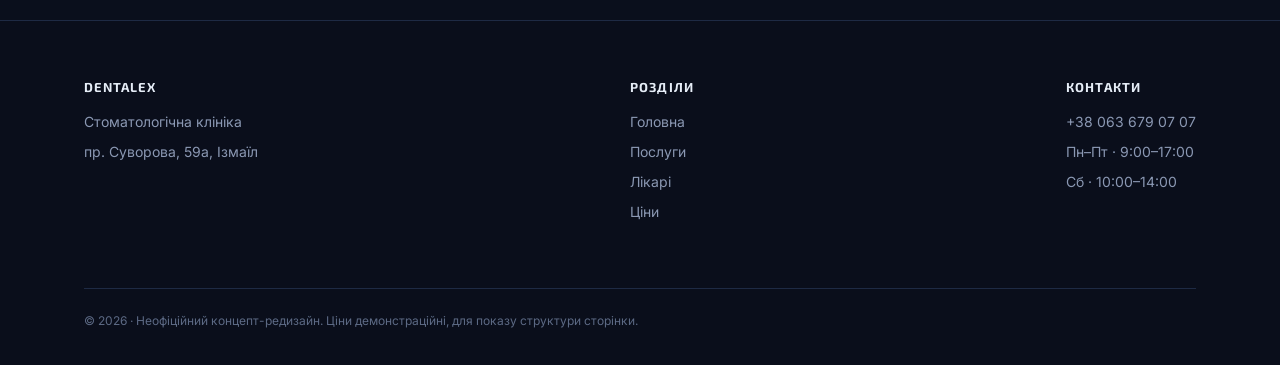
<file: dentalex-hightech/prices.html>
<!DOCTYPE html>
<html lang="uk">
<head>
<meta charset="UTF-8">
<meta name="viewport" content="width=device-width, initial-scale=1.0">
<title>Ціни — DENTALEX · Ізмаїл</title>
<link rel="icon" href="data:image/svg+xml,%3Csvg xmlns='http://www.w3.org/2000/svg' viewBox='0 0 32 32'%3E%3Crect width='32' height='32' rx='7' fill='%2338bdf8'/%3E%3Ctext x='16' y='22' font-family='Arial' font-weight='800' font-size='18' fill='%230a0f1c' text-anchor='middle'%3ED%3C/text%3E%3C/svg%3E">
<link rel="preconnect" href="https://fonts.googleapis.com">
<link rel="preconnect" href="https://fonts.gstatic.com" crossorigin>
<link href="https://fonts.googleapis.com/css2?family=Exo+2:wght@500;600;700;800&family=Inter:wght@400;500;600;700&display=swap" rel="stylesheet">
<link rel="stylesheet" href="css/style.css">
</head>
<body>

<header id="header">
  <div class="wrap nav">
    <a class="logo" href="index.html"><span class="mark">D</span>DENTALEX</a>
    <nav class="nav-links">
      <a href="index.html">Головна</a>
      <a href="services.html">Послуги</a>
      <a href="doctors.html">Лікарі</a>
      <a href="prices.html" class="active">Ціни</a>
      <a href="contacts.html">Контакти</a>
    </nav>
    <div class="nav-right">
      <a class="nav-phone" href="tel:+380636790707"><b>+38 063</b> 679 07 07</a>
      <a class="btn sm" href="booking.html">Записатися</a>
      <button class="burger" aria-label="Меню"><span></span><span></span><span></span></button>
    </div>
  </div>
</header>

<div class="pagehero">
  <div class="orb"></div>
  <div class="wrap">
    <div class="crumbs"><a href="index.html">Головна</a><i>→</i>Ціни</div>
    <h1 class="reveal">Ціни <span class="grad">на послуги</span></h1>
    <p class="lead reveal" style="transition-delay:.1s">
      Ми не «підсичуємо» вартість під час лікування. План і сума фіксуються
      до початку — і не змінюються.
    </p>
  </div>
</div>

<section>
  <div class="wrap">

    <div class="price-group reveal">
      <h3>Консультації та діагностика</h3>
      <table>
        <thead><tr><th>Послуга</th><th style="text-align:right">Ціна, грн</th></tr></thead>
        <tbody>
          <tr><td>Консультація лікаря, план лікування</td><td>300</td></tr>
          <tr><td>Прицільний рентген-знімок</td><td>200</td></tr>
          <tr><td>Панорамний знімок (ОПТГ)</td><td>400</td></tr>
          <tr><td>Консультація за вашим знімком</td><td>250</td></tr>
        </tbody>
      </table>
    </div>

    <div class="price-group reveal">
      <h3>Терапія</h3>
      <table>
        <thead><tr><th>Послуга</th><th style="text-align:right">Ціна, грн</th></tr></thead>
        <tbody>
          <tr><td>Пломба світлового затвердіння</td><td>від 800</td></tr>
          <tr><td>Лікування каналу (1 канал)</td><td>від 1 200</td></tr>
          <tr><td>Лікування каналу (2–3 канали)</td><td>від 2 200</td></tr>
          <tr><td>Перелікування раніше лікованого каналу</td><td>від 1 400</td></tr>
          <tr><td>Художня реставрація переднього зуба</td><td>від 1 800</td></tr>
        </tbody>
      </table>
    </div>

    <div class="price-group reveal">
      <h3>Хірургія</h3>
      <table>
        <thead><tr><th>Послуга</th><th style="text-align:right">Ціна, грн</th></tr></thead>
        <tbody>
          <tr><td>Видалення зуба</td><td>від 700</td></tr>
          <tr><td>Видалення зуба мудрості (складне)</td><td>від 1 800</td></tr>
          <tr><td>Пластика вуздечки язика / губи</td><td>від 900</td></tr>
        </tbody>
      </table>
    </div>

    <div class="price-group reveal">
      <h3>Імплантація</h3>
      <table>
        <thead><tr><th>Послуга</th><th style="text-align:right">Ціна, грн</th></tr></thead>
        <tbody>
          <tr><td>Консультація + план імплантації</td><td>300</td></tr>
          <tr><td>Імплантат «під ключ» (імплант + коронка)</td><td>від 12 000</td></tr>
          <tr><td>Кісткова пластика (за потреби)</td><td>від 3 500</td></tr>
        </tbody>
      </table>
    </div>

    <div class="price-group reveal">
      <h3>Протезування</h3>
      <table>
        <thead><tr><th>Послуга</th><th style="text-align:right">Ціна, грн</th></tr></thead>
        <tbody>
          <tr><td>Коронка металокерамічна</td><td>від 4 500</td></tr>
          <tr><td>Коронка з діоксиду цирконію</td><td>від 8 000</td></tr>
          <tr><td>Знімний протез (повний / частковий)</td><td>від 6 500</td></tr>
          <tr><td>Бюгельний протез</td><td>від 9 000</td></tr>
        </tbody>
      </table>
    </div>

    <div class="price-group reveal">
      <h3>Естетика та гігієна</h3>
      <table>
        <thead><tr><th>Послуга</th><th style="text-align:right">Ціна, грн</th></tr></thead>
        <tbody>
          <tr><td>Комплексна гігієна (Air Flow + полірування)</td><td>від 1 500</td></tr>
          <tr><td>Відбілювання (курс)</td><td>від 3 500</td></tr>
          <tr><td>Герметизація фісур (1 зуб)</td><td>від 500</td></tr>
        </tbody>
      </table>
    </div>

    <div class="price-group reveal">
      <h3>Дитяча стоматологія</h3>
      <table>
        <thead><tr><th>Послуга</th><th style="text-align:right">Ціна, грн</th></tr></thead>
        <tbody>
          <tr><td>Огляд дитини + урок гігієни</td><td>250</td></tr>
          <tr><td>Лікування молочного зуба</td><td>від 600</td></tr>
          <tr><td>Пломба дитяча</td><td>від 700</td></tr>
        </tbody>
      </table>
    </div>

    <p class="note">Ціни вказані орієнтовно. Точна вартість — після огляду, вона фіксується в письмовому плані лікування до початку роботи і не змінюється в процесі. Можлива оплата частинами без відсотків.</p>
  </div>
</section>

<section>
  <div class="wrap">
    <div class="panel reveal cta-line">
      <div>
        <h2>Дізнатися <span class="grad">точну ціну</span></h2>
        <p style="color:var(--muted);margin-top:10px;max-width:440px">
          Приходьте на консультацію: огляд, знімок і план із фіксованою вартістю за 30 хвилин.
        </p>
      </div>
      <div style="display:flex;gap:14px;flex-wrap:wrap;position:relative;z-index:1">
        <a class="btn" href="booking.html">Записатися на консультацію</a>
        <a class="btn ghost" href="tel:+380636790707">☎ +38 063 679 07 07</a>
      </div>
    </div>
  </div>
</section>

<footer>
  <div class="wrap foot">
    <div class="col"><b>DENTALEX</b>
      <span>Стоматологічна клініка</span>
      <span>пр. Суворова, 59а, Ізмаїл</span></div>
    <div class="col"><b>Розділи</b>
      <a href="index.html">Головна</a>
      <a href="services.html">Послуги</a>
      <a href="doctors.html">Лікарі</a>
      <a href="prices.html">Ціни</a></div>
    <div class="col"><b>Контакти</b>
      <a href="tel:+380636790707">+38 063 679 07 07</a>
      <span>Пн–Пт · 9:00–17:00</span>
      <span>Сб · 10:00–14:00</span></div>
    <div class="demo-note">© 2026 · Неофіційний концепт-редизайн. Ціни демонстраційні, для показу структури сторінки.</div>
  </div>
</footer>

<div class="toast" id="toast">Дякуємо! Зателефонуємо вам протягом дня ☎</div>
<script src="js/main.js"></script>
</body>
</html>
</file>
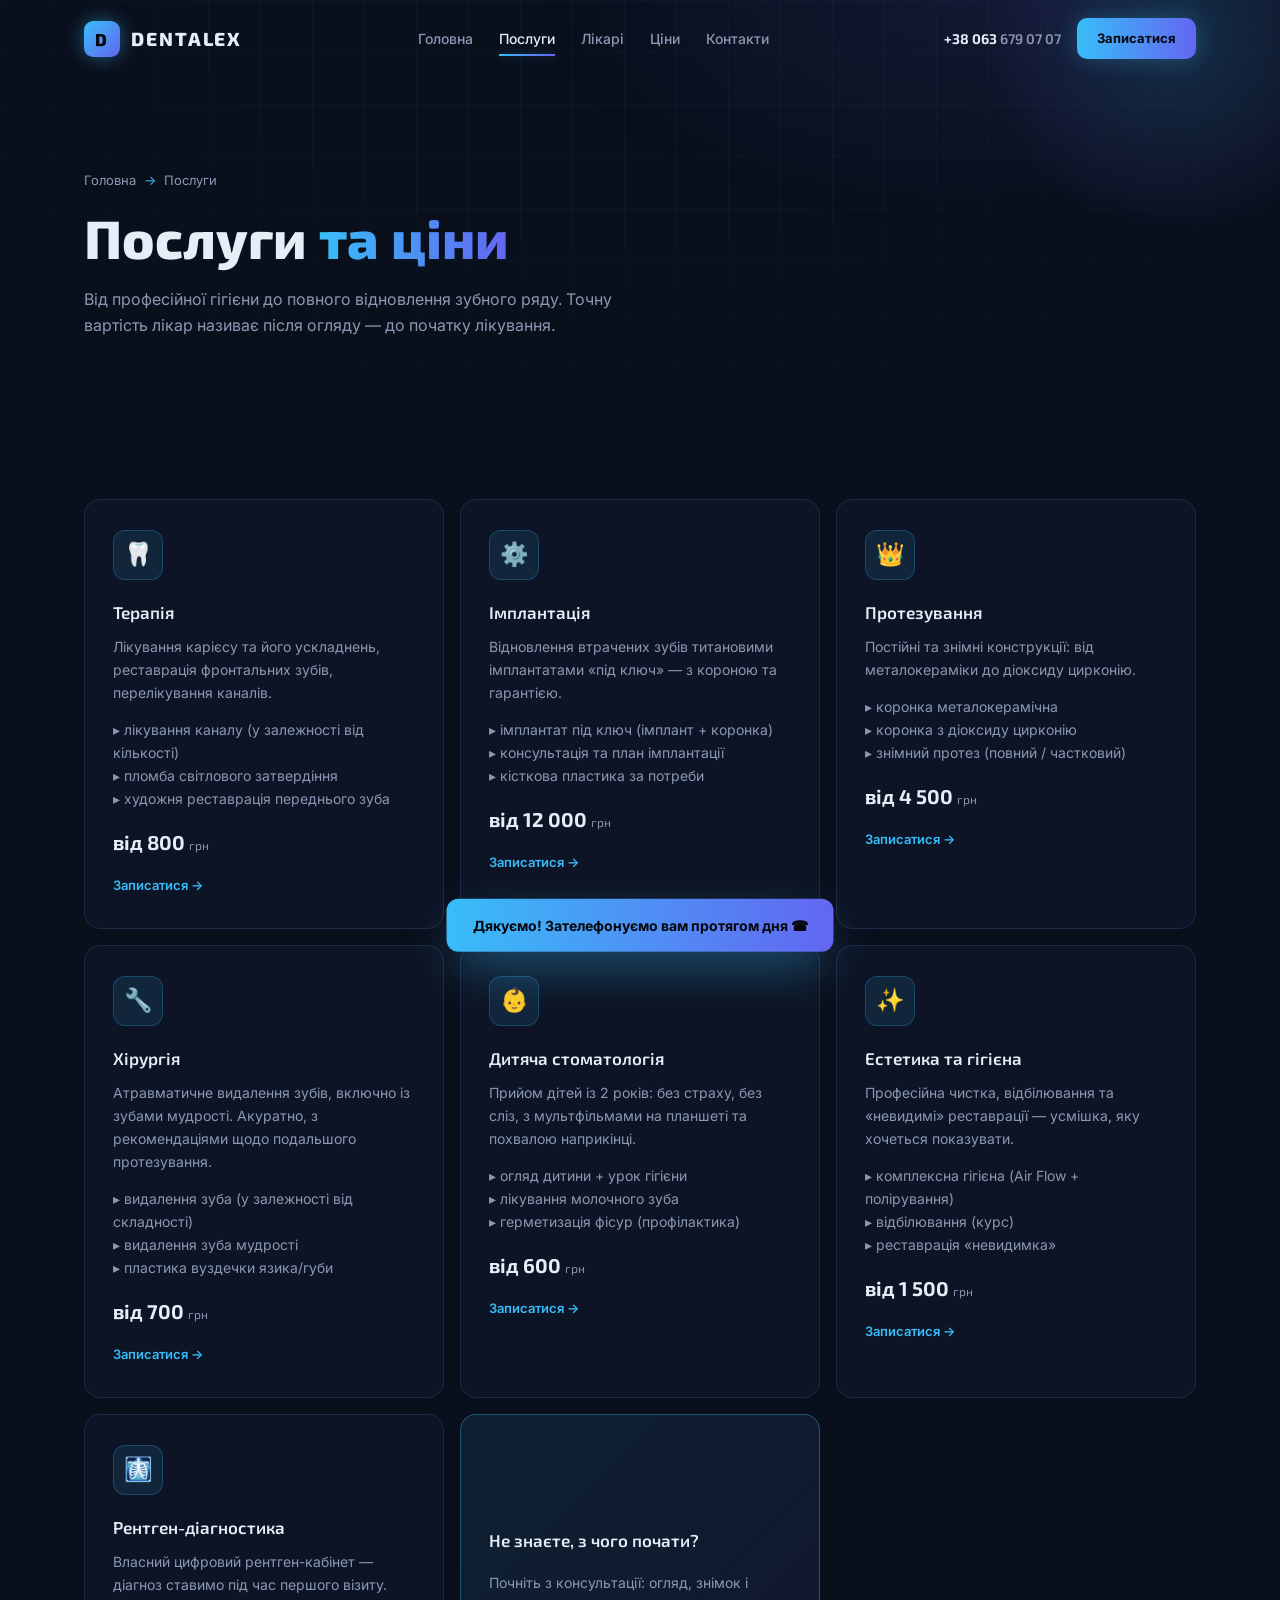
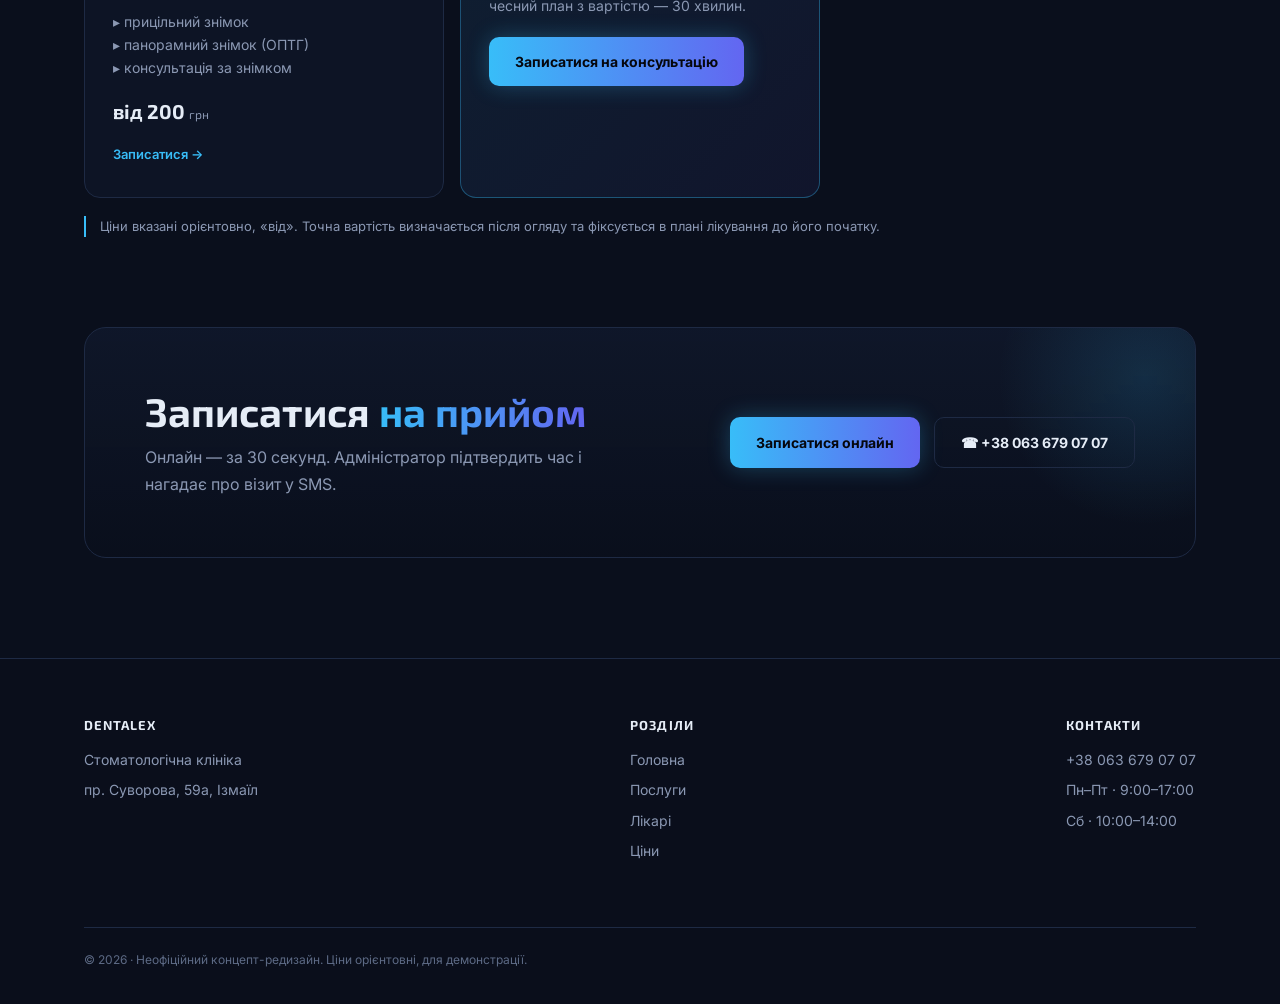
<file: dentalex-hightech/services.html>
<!DOCTYPE html>
<html lang="uk">
<head>
<meta charset="UTF-8">
<meta name="viewport" content="width=device-width, initial-scale=1.0">
<title>Послуги — DENTALEX · Ізмаїл</title>
<link rel="icon" href="data:image/svg+xml,%3Csvg xmlns='http://www.w3.org/2000/svg' viewBox='0 0 32 32'%3E%3Crect width='32' height='32' rx='7' fill='%2338bdf8'/%3E%3Ctext x='16' y='22' font-family='Arial' font-weight='800' font-size='18' fill='%230a0f1c' text-anchor='middle'%3ED%3C/text%3E%3C/svg%3E">
<link rel="preconnect" href="https://fonts.googleapis.com">
<link rel="preconnect" href="https://fonts.gstatic.com" crossorigin>
<link href="https://fonts.googleapis.com/css2?family=Exo+2:wght@500;600;700;800&family=Inter:wght@400;500;600;700&display=swap" rel="stylesheet">
<link rel="stylesheet" href="css/style.css">
</head>
<body>

<header id="header">
  <div class="wrap nav">
    <a class="logo" href="index.html"><span class="mark">D</span>DENTALEX</a>
    <nav class="nav-links">
      <a href="index.html">Головна</a>
      <a href="services.html" class="active">Послуги</a>
      <a href="doctors.html">Лікарі</a>
      <a href="prices.html">Ціни</a>
      <a href="contacts.html">Контакти</a>
    </nav>
    <div class="nav-right">
      <a class="nav-phone" href="tel:+380636790707"><b>+38 063</b> 679 07 07</a>
      <a class="btn sm" href="booking.html">Записатися</a>
      <button class="burger" aria-label="Меню"><span></span><span></span><span></span></button>
    </div>
  </div>
</header>

<div class="pagehero">
  <div class="orb"></div>
  <div class="wrap">
    <div class="crumbs"><a href="index.html">Головна</a><i>→</i>Послуги</div>
    <h1 class="reveal">Послуги <span class="grad">та ціни</span></h1>
    <p class="lead reveal" style="transition-delay:.1s">
      Від професійної гігієни до повного відновлення зубного ряду.
      Точну вартість лікар називає після огляду — до початку лікування.
    </p>
  </div>
</div>

<section>
  <div class="wrap">
    <div class="grid c2">

      <div class="tcard reveal" id="therapy">
        <div class="ico">🦷</div><h3>Терапія</h3>
        <p>Лікування карієсу та його ускладнень, реставрація фронтальних зубів, перелікування каналів.</p>
        <ul style="margin-top:14px;color:var(--muted);font-size:14px">
          <li>▸ лікування каналу (у залежності від кількості)</li>
          <li>▸ пломба світлового затвердіння</li>
          <li>▸ художня реставрація переднього зуба</li>
        </ul>
        <div class="price">від 800 <i>грн</i></div>
        <a class="more" href="booking.html">Записатися →</a>
      </div>

      <div class="tcard reveal" id="implants" style="transition-delay:.06s">
        <div class="ico">⚙️</div><h3>Імплантація</h3>
        <p>Відновлення втрачених зубів титановими імплантатами «під ключ» — з короною та гарантією.</p>
        <ul style="margin-top:14px;color:var(--muted);font-size:14px">
          <li>▸ імплантат під ключ (імплант + коронка)</li>
          <li>▸ консультація та план імплантації</li>
          <li>▸ кісткова пластика за потреби</li>
        </ul>
        <div class="price">від 12 000 <i>грн</i></div>
        <a class="more" href="booking.html">Записатися →</a>
      </div>

      <div class="tcard reveal" id="prosthetics">
        <div class="ico">👑</div><h3>Протезування</h3>
        <p>Постійні та знімні конструкції: від металокераміки до діоксиду цирконію.</p>
        <ul style="margin-top:14px;color:var(--muted);font-size:14px">
          <li>▸ коронка металокерамічна</li>
          <li>▸ коронка з діоксиду цирконію</li>
          <li>▸ знімний протез (повний / частковий)</li>
        </ul>
        <div class="price">від 4 500 <i>грн</i></div>
        <a class="more" href="booking.html">Записатися →</a>
      </div>

      <div class="tcard reveal" id="surgery" style="transition-delay:.06s">
        <div class="ico">🔧</div><h3>Хірургія</h3>
        <p>Атравматичне видалення зубів, включно із зубами мудрості. Акуратно, з рекомендаціями щодо подальшого протезування.</p>
        <ul style="margin-top:14px;color:var(--muted);font-size:14px">
          <li>▸ видалення зуба (у залежності від складності)</li>
          <li>▸ видалення зуба мудрості</li>
          <li>▸ пластика вуздечки язика/губи</li>
        </ul>
        <div class="price">від 700 <i>грн</i></div>
        <a class="more" href="booking.html">Записатися →</a>
      </div>

      <div class="tcard reveal" id="kids">
        <div class="ico">👶</div><h3>Дитяча стоматологія</h3>
        <p>Прийом дітей із 2 років: без страху, без сліз, з мультфільмами на планшеті та похвалою наприкінці.</p>
        <ul style="margin-top:14px;color:var(--muted);font-size:14px">
          <li>▸ огляд дитини + урок гігієни</li>
          <li>▸ лікування молочного зуба</li>
          <li>▸ герметизація фісур (профілактика)</li>
        </ul>
        <div class="price">від 600 <i>грн</i></div>
        <a class="more" href="booking.html">Записатися →</a>
      </div>

      <div class="tcard reveal" id="aesthetic" style="transition-delay:.06s">
        <div class="ico">✨</div><h3>Естетика та гігієна</h3>
        <p>Професійна чистка, відбілювання та «невидимі» реставрації — усмішка, яку хочеться показувати.</p>
        <ul style="margin-top:14px;color:var(--muted);font-size:14px">
          <li>▸ комплексна гігієна (Air Flow + полірування)</li>
          <li>▸ відбілювання (курс)</li>
          <li>▸ реставрація «невидимка»</li>
        </ul>
        <div class="price">від 1 500 <i>грн</i></div>
        <a class="more" href="booking.html">Записатися →</a>
      </div>

      <div class="tcard reveal" id="diagnostics">
        <div class="ico">🩻</div><h3>Рентген-діагностика</h3>
        <p>Власний цифровий рентген-кабінет — діагноз ставимо під час першого візиту.</p>
        <ul style="margin-top:14px;color:var(--muted);font-size:14px">
          <li>▸ прицільний знімок</li>
          <li>▸ панорамний знімок (ОПТГ)</li>
          <li>▸ консультація за знімком</li>
        </ul>
        <div class="price">від 200 <i>грн</i></div>
        <a class="more" href="booking.html">Записатися →</a>
      </div>

      <div class="tcard reveal" style="transition-delay:.06s;display:flex;flex-direction:column;justify-content:center;align-items:flex-start;background:linear-gradient(135deg,rgba(56,189,248,.1),rgba(99,102,241,.08));border-color:var(--line-glow)">
        <h3>Не знаєте, з чого почати?</h3>
        <p style="margin-top:8px">Почніть з консультації: огляд, знімок і чесний план з вартістю — 30 хвилин.</p>
        <a class="btn" style="margin-top:20px" href="booking.html">Записатися на консультацію</a>
      </div>

    </div>
    <p class="note">Ціни вказані орієнтовно, «від». Точна вартість визначається після огляду та фіксується в плані лікування до його початку.</p>
  </div>
</section>

<section>
  <div class="wrap">
    <div class="panel reveal cta-line">
      <div>
        <h2>Записатися <span class="grad">на прийом</span></h2>
        <p style="color:var(--muted);margin-top:10px;max-width:440px">
          Онлайн — за 30 секунд. Адміністратор підтвердить час і нагадає про візит у SMS.
        </p>
      </div>
      <div style="display:flex;gap:14px;flex-wrap:wrap;position:relative;z-index:1">
        <a class="btn" href="booking.html">Записатися онлайн</a>
        <a class="btn ghost" href="tel:+380636790707">☎ +38 063 679 07 07</a>
      </div>
    </div>
  </div>
</section>

<footer>
  <div class="wrap foot">
    <div class="col"><b>DENTALEX</b>
      <span>Стоматологічна клініка</span>
      <span>пр. Суворова, 59а, Ізмаїл</span></div>
    <div class="col"><b>Розділи</b>
      <a href="index.html">Головна</a>
      <a href="services.html">Послуги</a>
      <a href="doctors.html">Лікарі</a>
      <a href="prices.html">Ціни</a></div>
    <div class="col"><b>Контакти</b>
      <a href="tel:+380636790707">+38 063 679 07 07</a>
      <span>Пн–Пт · 9:00–17:00</span>
      <span>Сб · 10:00–14:00</span></div>
    <div class="demo-note">© 2026 · Неофіційний концепт-редизайн. Ціни орієнтовні, для демонстрації.</div>
  </div>
</footer>

<div class="toast" id="toast">Дякуємо! Зателефонуємо вам протягом дня ☎</div>
<script src="js/main.js"></script>
</body>
</html>
</file>
<file: buketik-hightech/css/style.css>
/* ============================================================
   БУКЕТИК Ізмаїл · концепт-редизайн · стиль: dark premium floral
   ============================================================ */
:root{
  --bg:#0e120f;
  --bg2:#121712;
  --card:rgba(24,31,24,.6);
  --card-solid:#1a221a;
  --line:#263026;
  --line-glow:rgba(229,169,160,.4);
  --accent:#e5a9a0;
  --accent2:#d4b483;
  --text:#f2ede8;
  --muted:#a29d92;
  --r:16px;
  --font-head:'Cormorant Garamond',Georgia,serif;
  --font-body:'Manrope',Arial,sans-serif;
}
*{margin:0;padding:0;box-sizing:border-box}
html{scroll-behavior:smooth}
body{
  font-family:var(--font-body);
  background:var(--bg);
  color:var(--text);
  line-height:1.65;
  overflow-x:hidden;
  -webkit-font-smoothing:antialiased;
}
a{color:inherit;text-decoration:none}
ul{list-style:none}
.wrap{max-width:1160px;margin:0 auto;padding:0 24px}
section{scroll-margin-top:90px;padding:90px 0 0}
.grad{background:linear-gradient(90deg,var(--accent),var(--accent2));
  -webkit-background-clip:text;background-clip:text;color:transparent}

/* ---------- фонові пелюстки-світіння ---------- */
body::before{content:"";position:fixed;inset:0;z-index:-2;pointer-events:none;
  background:
    radial-gradient(600px 380px at 85% 5%, rgba(229,169,160,.07), transparent 60%),
    radial-gradient(520px 420px at -5% 90%, rgba(212,180,131,.06), transparent 60%)}
.orb{position:absolute;border-radius:50%;pointer-events:none;
  background:radial-gradient(circle,rgba(229,169,160,.13),rgba(212,180,131,.05) 55%,transparent 70%);
  animation:float 14s ease-in-out infinite alternate}
.orb.o2{background:radial-gradient(circle,rgba(212,180,131,.12),transparent 70%);animation-delay:-7s}
@keyframes float{to{transform:translate(34px,-26px) scale(1.05)}}

/* ---------- reveal ---------- */
.reveal{opacity:0;transform:translateY(28px);
  transition:opacity .7s ease,transform .8s cubic-bezier(.16,1,.3,1)}
.reveal.in{opacity:1;transform:none}

/* ---------- header ---------- */
header{position:fixed;top:0;left:0;right:0;z-index:60;padding:18px 0;
  transition:background .35s,box-shadow .35s,padding .35s}
header.scrolled{background:rgba(14,18,15,.92);box-shadow:0 1px 0 var(--line);padding:11px 0}
.nav{display:flex;align-items:center;justify-content:space-between;gap:20px}
.logo{display:flex;align-items:center;gap:11px;font-family:var(--font-head);
  font-weight:700;font-size:24px;letter-spacing:.02em}
.logo .mark{width:38px;height:38px;border-radius:50%;flex:none;
  background:linear-gradient(135deg,var(--accent),var(--accent2));
  display:flex;align-items:center;justify-content:center;font-size:19px;
  box-shadow:0 0 18px rgba(229,169,160,.4)}
.logo em{font-style:italic;color:var(--accent)}
.nav-links{display:flex;gap:26px;font-size:14px;font-weight:500;color:var(--muted)}
.nav-links a{position:relative;padding:4px 0;transition:color .25s}
.nav-links a:hover,.nav-links a.active{color:var(--text)}
.nav-links a::after{content:"";position:absolute;left:0;bottom:-2px;height:1.5px;width:0;
  background:linear-gradient(90deg,var(--accent),var(--accent2));transition:width .3s}
.nav-links a:hover::after,.nav-links a.active::after{width:100%}
.nav-right{display:flex;align-items:center;gap:16px}
.nav-phone{font-weight:600;font-size:14px;color:var(--muted);transition:color .25s}
.nav-phone:hover{color:var(--accent)}
.nav-phone b{color:var(--text)}

.btn{display:inline-flex;align-items:center;justify-content:center;gap:9px;
  background:linear-gradient(90deg,var(--accent),var(--accent2));
  color:#1c130f;font-weight:700;font-size:14px;padding:13px 26px;border-radius:99px;
  border:none;cursor:pointer;transition:transform .25s,box-shadow .25s,filter .25s;
  box-shadow:0 0 22px rgba(229,169,160,.25)}
.btn:hover{transform:translateY(-2px);filter:brightness(1.07);
  box-shadow:0 0 34px rgba(229,169,160,.4)}
.btn.ghost{background:transparent;color:var(--text);border:1px solid var(--line);box-shadow:none}
.btn.ghost:hover{border-color:var(--accent);color:var(--accent);filter:none;
  box-shadow:0 0 18px rgba(229,169,160,.14)}
.btn.sm{padding:10px 20px;font-size:13px}

.burger{display:none;background:none;border:none;cursor:pointer;padding:6px}
.burger span{display:block;width:24px;height:2px;background:var(--text);margin:5px 0;
  border-radius:2px;transition:.3s}
.burger.open span:nth-child(1){transform:translateY(7px) rotate(45deg)}
.burger.open span:nth-child(2){opacity:0}
.burger.open span:nth-child(3){transform:translateY(-7px) rotate(-45deg)}

/* ---------- hero ---------- */
.hero{position:relative;padding:200px 0 120px;overflow:hidden;
  background:radial-gradient(900px 500px at 78% -5%,rgba(229,169,160,.08),transparent 60%)}
.hero .orb{width:520px;height:520px;top:-120px;right:-140px}
.hero .orb.o2{width:420px;height:420px;left:-160px;bottom:-180px}
.eyebrow{display:inline-flex;align-items:center;gap:10px;font-size:12px;font-weight:700;
  letter-spacing:.26em;text-transform:uppercase;color:var(--accent);margin-bottom:26px}
.eyebrow::before{content:"";width:30px;height:1.5px;
  background:linear-gradient(90deg,transparent,var(--accent))}
h1{font-family:var(--font-head);font-weight:600;
  font-size:clamp(40px,7vw,84px);line-height:1.04;max-width:880px}
h1 em{font-style:italic}
h1 .stroke{color:transparent;-webkit-text-stroke:1.5px var(--accent)}
.hero-sub{max-width:540px;color:var(--muted);font-size:17px;margin:26px 0 38px}
.hero-cta{display:flex;gap:14px;flex-wrap:wrap}
.chips{display:flex;gap:10px;flex-wrap:wrap;margin-top:38px}
.chip{font-size:13px;font-weight:500;color:var(--muted);border:1px solid var(--line);
  border-radius:99px;padding:8px 17px;background:rgba(18,23,18,.5)}
.chip b{color:var(--accent);font-weight:700;margin-right:5px}

.stats{display:flex;flex-wrap:wrap;margin-top:80px;border:1px solid var(--line);
  border-radius:var(--r);background:linear-gradient(180deg,rgba(24,31,24,.55),rgba(14,18,15,.3));
  overflow:hidden}
.stat{flex:1;min-width:160px;padding:30px 26px;border-left:1px solid var(--line)}
.stat:first-child{border-left:none}
.stat b{font-family:var(--font-head);font-weight:700;font-size:clamp(30px,3.8vw,46px);
  display:block;background:linear-gradient(90deg,var(--accent),var(--accent2));
  -webkit-background-clip:text;background-clip:text;color:transparent}
.stat span{color:var(--muted);font-size:13px}

/* ---------- marquee ---------- */
.strip{margin-top:90px;border-top:1px solid var(--line);border-bottom:1px solid var(--line);
  background:rgba(18,23,18,.55);overflow:hidden;padding:14px 0}
.strip-track{display:flex;width:max-content;animation:ticker 28s linear infinite}
.strip span{font-family:var(--font-head);font-weight:600;font-size:16px;font-style:italic;
  letter-spacing:.1em;color:var(--muted);padding:0 26px;white-space:nowrap}
.strip i{color:var(--accent);font-style:normal}
@keyframes ticker{to{transform:translateX(-50%)}}

/* ---------- секції ---------- */
.sec-head{display:flex;justify-content:space-between;align-items:flex-end;gap:24px;
  margin-bottom:48px;flex-wrap:wrap}
h2{font-family:var(--font-head);font-weight:600;font-size:clamp(28px,4vw,48px);line-height:1.1}
.sec-head p{color:var(--muted);max-width:380px;font-size:15px}

/* ---------- картки товарів ---------- */
.grid{display:grid;gap:16px}
.grid.c3{grid-template-columns:repeat(auto-fit,minmax(260px,1fr))}
.grid.c2{grid-template-columns:repeat(auto-fit,minmax(340px,1fr))}
.p-card{position:relative;background:var(--card);border:1px solid var(--line);
  border-radius:var(--r);overflow:hidden;
  transition:transform .3s,border-color .3s,box-shadow .3s}
.p-card:hover{transform:translateY(-5px);border-color:var(--line-glow);
  box-shadow:0 18px 44px -18px rgba(229,169,160,.22)}
.p-img{height:170px;display:flex;align-items:center;justify-content:center;font-size:64px;
  background:radial-gradient(220px 140px at 50% 60%,rgba(229,169,160,.14),rgba(212,180,131,.05) 60%,transparent)}
.p-body{padding:20px 22px 24px}
.p-tag{display:inline-block;font-size:11px;font-weight:700;letter-spacing:.12em;
  text-transform:uppercase;color:var(--accent2);margin-bottom:8px}
.p-card h3{font-family:var(--font-head);font-weight:600;font-size:22px;line-height:1.2}
.p-price{font-family:var(--font-head);font-weight:700;font-size:24px;margin-top:10px}
.p-price i{font-style:normal;font-size:13px;font-weight:400;color:var(--muted)}
.p-buy{display:inline-flex;margin-top:14px;font-size:13px;font-weight:700;color:var(--accent)}
.p-buy:hover{filter:brightness(1.2)}

/* ---------- категорії ---------- */
.cats{display:flex;flex-wrap:wrap;gap:10px}
.cat{border:1px solid var(--line);border-radius:99px;padding:10px 20px;font-size:14px;
  color:var(--muted);background:rgba(18,23,18,.5);transition:border-color .25s,color .25s}
.cat:hover{border-color:var(--accent);color:var(--text)}
.cat b{color:var(--accent);font-weight:600}

/* ---------- steps ---------- */
.steps{display:grid;grid-template-columns:repeat(auto-fit,minmax(230px,1fr));gap:16px;counter-reset:step}
.step{background:var(--card);border:1px solid var(--line);border-radius:var(--r);padding:30px 26px}
.step::before{counter-increment:step;content:"0" counter(step);
  font-family:var(--font-head);font-weight:700;font-size:20px;color:var(--accent)}
.step h3{font-family:var(--font-head);font-weight:600;font-size:20px;margin:8px 0 6px}
.step p{color:var(--muted);font-size:14px}

/* ---------- відгуки ---------- */
.rev-track{display:flex;gap:16px;overflow-x:auto;padding-bottom:16px;
  scroll-snap-type:x mandatory;scrollbar-width:thin}
.rev{flex:0 0 min(380px,84vw);scroll-snap-align:start;background:var(--card);
  border:1px solid var(--line);border-radius:var(--r);padding:30px}
.rev .stars{color:var(--accent2);letter-spacing:3px;margin-bottom:12px;font-size:15px}
.rev p{font-size:14.5px;margin-bottom:14px}
.rev p em{font-family:var(--font-head);font-style:italic;font-size:17px}
.rev b{font-size:13px;color:var(--muted)}

/* ---------- панель CTA / форми ---------- */
.panel{position:relative;border:1px solid var(--line);border-radius:22px;
  background:linear-gradient(180deg,rgba(24,31,24,.75),rgba(14,18,15,.85));
  padding:clamp(30px,5vw,60px);overflow:hidden}
.panel::after{content:"";position:absolute;right:-110px;top:-110px;width:320px;height:320px;
  border-radius:50%;pointer-events:none;
  background:radial-gradient(circle,rgba(229,169,160,.14),transparent 65%)}
form{display:grid;grid-template-columns:1fr 1fr;gap:14px;max-width:660px;position:relative;z-index:1}
.field{display:flex;flex-direction:column;gap:6px}
.field.full{grid-column:1/-1}
label{font-size:12px;font-weight:600;letter-spacing:.1em;text-transform:uppercase;color:var(--muted)}
input,select,textarea{background:rgba(14,18,15,.6);border:1px solid var(--line);
  border-radius:12px;padding:14px 16px;color:var(--text);font-family:inherit;font-size:15px;
  outline:none;appearance:none;transition:border-color .25s,box-shadow .25s}
input:focus,select:focus,textarea:focus{border-color:var(--accent);
  box-shadow:0 0 0 3px rgba(229,169,160,.13)}
input::placeholder,textarea::placeholder{color:#6b665c}
select{background-image:url("data:image/svg+xml,%3Csvg xmlns='http://www.w3.org/2000/svg' width='12' height='8'%3E%3Cpath d='M1 1l5 5 5-5' stroke='%23e5a9a0' fill='none' stroke-width='2'/%3E%3C/svg%3E");
  background-repeat:no-repeat;background-position:right 16px center}
textarea{resize:vertical;min-height:88px}

/* ---------- info-картки ---------- */
.tcard{background:var(--card);border:1px solid var(--line);border-radius:var(--r);
  padding:28px 26px;transition:transform .3s,border-color .3s,box-shadow .3s}
.tcard:hover{transform:translateY(-4px);border-color:var(--line-glow);
  box-shadow:0 16px 40px -18px rgba(229,169,160,.2)}
.tcard .ico{width:48px;height:48px;border-radius:12px;background:rgba(229,169,160,.1);
  border:1px solid rgba(229,169,160,.22);display:flex;align-items:center;
  justify-content:center;font-size:22px;margin-bottom:16px}
.tcard h3{font-family:var(--font-head);font-weight:600;font-size:21px;margin-bottom:8px}
.tcard p{color:var(--muted);font-size:14px}
.tcard .big{font-weight:700;font-size:17px;color:var(--text);margin-top:4px;display:inline-block}
.tcard .big:hover{color:var(--accent)}

.cta-line{display:flex;justify-content:space-between;align-items:center;gap:24px;flex-wrap:wrap}

/* ---------- pagehero ---------- */
.pagehero{position:relative;padding:170px 0 70px;overflow:hidden;
  background:radial-gradient(700px 380px at 75% 0%,rgba(212,180,131,.09),transparent 60%)}
.pagehero .orb{width:400px;height:400px;top:-160px;right:-100px}
.crumbs{font-size:13px;color:var(--muted);margin-bottom:18px}
.crumbs a:hover{color:var(--accent)}
.crumbs i{font-style:normal;color:var(--accent);margin:0 8px}
.pagehero h1{font-size:clamp(34px,5vw,58px)}
.pagehero .lead{color:var(--muted);max-width:560px;margin-top:18px;font-size:16px}

/* ---------- footer ---------- */
footer{margin-top:100px;border-top:1px solid var(--line);background:rgba(14,18,15,.7);padding:56px 0 34px}
.foot{display:flex;justify-content:space-between;gap:30px;flex-wrap:wrap}
.foot .col b{font-family:var(--font-head);font-size:18px;font-weight:700;display:block;
  margin-bottom:12px;letter-spacing:.04em}
.foot .col span,.foot .col a{display:block;color:var(--muted);font-size:14px;margin-bottom:7px}
.foot .col a:hover{color:var(--accent)}
.foot .demo-note{width:100%;margin-top:28px;padding-top:22px;border-top:1px solid var(--line);
  color:#6b665c;font-size:12px}

/* ---------- toast ---------- */
.toast{position:fixed;left:50%;bottom:28px;transform:translate(-50%,150%);
  background:linear-gradient(90deg,var(--accent),var(--accent2));color:#1c130f;
  padding:15px 26px;border-radius:12px;font-weight:700;font-size:14px;z-index:99;
  transition:transform .5s cubic-bezier(.16,1,.3,1);box-shadow:0 20px 50px -12px rgba(229,169,160,.5)}
.toast.show{transform:translate(-50%,0)}

/* ---------- mobile ---------- */
@media(max-width:900px){.nav-phone{display:none}}
@media(max-width:820px){
  .burger{display:block}
  .nav-links{position:absolute;top:100%;left:0;right:0;display:none;flex-direction:column;
    gap:0;background:rgba(14,18,15,.98);border-bottom:1px solid var(--line);padding:10px 24px 20px}
  .nav-links.open{display:flex}
  .nav-links a{padding:13px 0;font-size:15px;border-bottom:1px solid rgba(38,48,38,.6)}
  .hero{padding:150px 0 90px}
  section{padding:70px 0 0}
  form{grid-template-columns:1fr}
  .stat{min-width:calc(50% - 1px);border-top:1px solid var(--line);padding:22px 20px}
  .stat:nth-child(-n+2){border-top:none}
  .stat:nth-child(odd){border-left:none}
  .cta-line{flex-direction:column;align-items:flex-start}
  .grid.c2{grid-template-columns:1fr}
  input,select,textarea{font-size:16px}
}
</file>
<file: dentalex-hightech/css/style.css>
/* ============================================================
   DENTALEX · концепт-редизайн · стиль: premium hi-tech
   ============================================================ */
:root{
  --bg:#0a0f1c;
  --bg2:#0d1424;
  --card:rgba(17,26,46,.55);
  --card-solid:#111a2e;
  --line:#1e2a44;
  --line-glow:rgba(56,189,248,.35);
  --accent:#38bdf8;
  --accent2:#6366f1;
  --text:#e6edf7;
  --muted:#8b98b3;
  --r:16px;
  --font-head:'Exo 2',Arial,sans-serif;
  --font-body:'Inter',Arial,sans-serif;
}
*{margin:0;padding:0;box-sizing:border-box}
html{scroll-behavior:smooth}
body{
  font-family:var(--font-body);
  background:var(--bg);
  color:var(--text);
  line-height:1.65;
  overflow-x:hidden;
  -webkit-font-smoothing:antialiased;
}
a{color:inherit;text-decoration:none}
ul{list-style:none}
.wrap{max-width:1160px;margin:0 auto;padding:0 24px}
section{scroll-margin-top:90px;padding:90px 0 0}
.grad{background:linear-gradient(90deg,var(--accent),var(--accent2));
  -webkit-background-clip:text;background-clip:text;color:transparent}

/* ---------- фонова сітка ---------- */
body::before{
  content:"";position:fixed;inset:0;z-index:-2;pointer-events:none;
  background:
    linear-gradient(rgba(56,189,248,.045) 1px,transparent 1px),
    linear-gradient(90deg,rgba(56,189,248,.045) 1px,transparent 1px);
  background-size:52px 52px;
  mask-image:radial-gradient(ellipse 90% 70% at 50% 0%,#000 30%,transparent 80%);
  -webkit-mask-image:radial-gradient(ellipse 90% 70% at 50% 0%,#000 30%,transparent 80%);
}
.orb{position:absolute;border-radius:50%;filter:none;pointer-events:none;
  background:radial-gradient(circle,rgba(56,189,248,.16),rgba(99,102,241,.06) 55%,transparent 70%);
  animation:float 14s ease-in-out infinite alternate}
.orb.o2{background:radial-gradient(circle,rgba(99,102,241,.14),transparent 70%);
  animation-delay:-7s}
@keyframes float{to{transform:translate(36px,-28px) scale(1.06)}}

/* ---------- reveal ---------- */
.reveal{opacity:0;transform:translateY(28px);
  transition:opacity .7s ease,transform .8s cubic-bezier(.16,1,.3,1)}
.reveal.in{opacity:1;transform:none}

/* ---------- header ---------- */
header{position:fixed;top:0;left:0;right:0;z-index:60;padding:18px 0;
  transition:background .35s,box-shadow .35s,padding .35s}
header.scrolled{background:rgba(10,15,28,.92);box-shadow:0 1px 0 var(--line);padding:11px 0}
.nav{display:flex;align-items:center;justify-content:space-between;gap:20px}
.logo{display:flex;align-items:center;gap:11px;font-family:var(--font-head);
  font-weight:800;font-size:19px;letter-spacing:.1em}
.logo .mark{width:36px;height:36px;border-radius:9px;flex:none;
  background:linear-gradient(135deg,var(--accent),var(--accent2));
  display:flex;align-items:center;justify-content:center;
  font-size:17px;color:#05070d;font-weight:800;
  box-shadow:0 0 18px rgba(56,189,248,.45)}
.nav-links{display:flex;gap:26px;font-size:14px;font-weight:500;color:var(--muted)}
.nav-links a{position:relative;padding:4px 0;transition:color .25s}
.nav-links a:hover,.nav-links a.active{color:var(--text)}
.nav-links a::after{content:"";position:absolute;left:0;bottom:-2px;height:2px;width:0;
  background:linear-gradient(90deg,var(--accent),var(--accent2));
  box-shadow:0 0 10px var(--line-glow);transition:width .3s}
.nav-links a:hover::after,.nav-links a.active::after{width:100%}
.nav-right{display:flex;align-items:center;gap:16px}
.nav-phone{font-family:var(--font-head);font-weight:600;font-size:14px;color:var(--muted);
  transition:color .25s}
.nav-phone:hover{color:var(--accent)}
.nav-phone b{color:var(--text)}

.btn{display:inline-flex;align-items:center;justify-content:center;gap:9px;
  background:linear-gradient(90deg,var(--accent),var(--accent2));
  color:#05070d;font-weight:700;font-size:14px;padding:13px 26px;border-radius:10px;
  border:none;cursor:pointer;transition:transform .25s,box-shadow .25s,filter .25s;
  box-shadow:0 0 22px rgba(56,189,248,.28)}
.btn:hover{transform:translateY(-2px);filter:brightness(1.12);
  box-shadow:0 0 34px rgba(56,189,248,.45)}
.btn.ghost{background:transparent;color:var(--text);border:1px solid var(--line);
  box-shadow:none}
.btn.ghost:hover{border-color:var(--accent);color:var(--accent);filter:none;
  box-shadow:0 0 18px rgba(56,189,248,.15)}
.btn.sm{padding:10px 20px;font-size:13px}

.burger{display:none;background:none;border:none;cursor:pointer;padding:6px}
.burger span{display:block;width:24px;height:2px;background:var(--text);
  margin:5px 0;border-radius:2px;transition:.3s}
.burger.open span:nth-child(1){transform:translateY(7px) rotate(45deg)}
.burger.open span:nth-child(2){opacity:0}
.burger.open span:nth-child(3){transform:translateY(-7px) rotate(-45deg)}

/* ---------- hero ---------- */
.hero{position:relative;padding:210px 0 120px;overflow:hidden;
  background:radial-gradient(900px 500px at 80% -5%,rgba(56,189,248,.09),transparent 60%)}
.hero .orb{width:520px;height:520px;top:-120px;right:-140px}
.hero .orb.o2{width:420px;height:420px;left:-160px;bottom:-180px}
.eyebrow{display:inline-flex;align-items:center;gap:10px;
  font-family:var(--font-head);font-size:12px;font-weight:600;
  letter-spacing:.26em;text-transform:uppercase;color:var(--accent);margin-bottom:26px}
.eyebrow::before{content:"";width:30px;height:1.5px;
  background:linear-gradient(90deg,transparent,var(--accent))}
h1{font-family:var(--font-head);font-weight:800;
  font-size:clamp(34px,6.4vw,72px);line-height:1.08;max-width:900px}
.hero-sub{max-width:540px;color:var(--muted);font-size:17px;margin:26px 0 38px}
.hero-cta{display:flex;gap:14px;flex-wrap:wrap}
.chips{display:flex;gap:10px;flex-wrap:wrap;margin-top:38px}
.chip{font-size:13px;font-weight:500;color:var(--muted);
  border:1px solid var(--line);border-radius:99px;padding:8px 17px;
  background:rgba(13,20,36,.5)}
.chip b{color:var(--accent);font-weight:700;margin-right:5px}

.stats{display:flex;flex-wrap:wrap;margin-top:80px;
  border:1px solid var(--line);border-radius:var(--r);
  background:linear-gradient(180deg,rgba(17,26,46,.5),rgba(13,20,36,.25));overflow:hidden}
.stat{flex:1;min-width:160px;padding:30px 26px;border-left:1px solid var(--line)}
.stat:first-child{border-left:none}
.stat b{font-family:var(--font-head);font-weight:800;
  font-size:clamp(28px,3.6vw,42px);display:block;
  background:linear-gradient(90deg,var(--accent),var(--accent2));
  -webkit-background-clip:text;background-clip:text;color:transparent}
.stat span{color:var(--muted);font-size:13px}

/* ---------- tech strip ---------- */
.strip{margin-top:90px;border-top:1px solid var(--line);border-bottom:1px solid var(--line);
  background:rgba(13,20,36,.55);overflow:hidden;padding:14px 0}
.strip-track{display:flex;width:max-content;animation:ticker 30s linear infinite}
.strip span{font-family:var(--font-head);font-weight:600;font-size:13px;
  letter-spacing:.22em;text-transform:uppercase;color:var(--muted);
  padding:0 26px;white-space:nowrap}
.strip i{color:var(--accent);font-style:normal}
@keyframes ticker{to{transform:translateX(-50%)}}

/* ---------- секції ---------- */
.sec-head{display:flex;justify-content:space-between;align-items:flex-end;
  gap:24px;margin-bottom:48px;flex-wrap:wrap}
h2{font-family:var(--font-head);font-weight:700;
  font-size:clamp(24px,3.6vw,40px);line-height:1.15}
.sec-head p{color:var(--muted);max-width:380px;font-size:15px}

/* ---------- tech-картки з кутами ---------- */
.grid{display:grid;gap:16px}
.grid.c3{grid-template-columns:repeat(auto-fit,minmax(280px,1fr))}
.grid.c2{grid-template-columns:repeat(auto-fit,minmax(340px,1fr))}
.tcard{position:relative;background:var(--card);border:1px solid var(--line);
  border-radius:var(--r);padding:30px 28px;
  transition:transform .3s,border-color .3s,box-shadow .3s}
.tcard::before,.tcard::after{content:"";position:absolute;width:14px;height:14px;
  border-color:var(--accent);border-style:solid;opacity:0;transition:opacity .3s}
.tcard::before{top:-1px;left:-1px;border-width:2px 0 0 2px;border-radius:14px 0 0 0}
.tcard::after{bottom:-1px;right:-1px;border-width:0 2px 2px 0;border-radius:0 0 14px 0}
.tcard:hover{transform:translateY(-5px);border-color:var(--line-glow);
  box-shadow:0 18px 44px -18px rgba(56,189,248,.25)}
.tcard:hover::before,.tcard:hover::after{opacity:1}
.tcard .ico{width:50px;height:50px;border-radius:12px;flex:none;
  background:rgba(56,189,248,.1);border:1px solid rgba(56,189,248,.25);
  display:flex;align-items:center;justify-content:center;font-size:23px;margin-bottom:18px}
.tcard h3{font-family:var(--font-head);font-weight:600;font-size:17px;margin-bottom:9px}
.tcard p{color:var(--muted);font-size:14px}
.tcard .more{display:inline-flex;align-items:center;gap:7px;margin-top:16px;
  font-size:13px;font-weight:600;color:var(--accent)}
.tcard .more:hover{filter:brightness(1.25)}
.tcard .price{font-family:var(--font-head);font-weight:700;font-size:20px;margin-top:16px}
.tcard .price i{font-style:normal;font-size:12px;font-weight:400;color:var(--muted)}

/* ---------- лікарі ---------- */
.doc{text-align:center;padding:36px 20px}
.doc .ava{width:92px;height:92px;border-radius:50%;margin:0 auto 18px;
  display:flex;align-items:center;justify-content:center;
  font-family:var(--font-head);font-weight:800;font-size:24px;color:#05070d;
  box-shadow:0 0 0 3px var(--bg),0 0 0 4.5px var(--line-glow)}
.doc .ava.a1{background:linear-gradient(135deg,#38bdf8,#6366f1);color:#eaf6ff}
.doc .ava.a2{background:linear-gradient(135deg,#6366f1,#a78bfa);color:#14102a}
.doc .ava.a3{background:linear-gradient(135deg,#22d3ee,#0ea5e9);color:#03121a}
.doc .ava.a4{background:linear-gradient(135deg,#818cf8,#38bdf8);color:#0a0a1e}
.doc .ava.a5{background:linear-gradient(135deg,#0ea5e9,#6366f1);color:#e8f6ff}
.doc h3{font-family:var(--font-head);font-weight:600;font-size:17px}
.doc .role{color:var(--accent);font-size:13px;font-weight:600;margin:4px 0 10px}
.doc p{color:var(--muted);font-size:13px}
.doc .sched{margin-top:14px;font-size:12px;color:var(--muted);
  border-top:1px dashed var(--line);padding-top:12px}
.doc .sched b{color:var(--text)}

/* ---------- відгуки ---------- */
.rev-track{display:flex;gap:16px;overflow-x:auto;padding-bottom:16px;
  scroll-snap-type:x mandatory;scrollbar-width:thin}
.rev{flex:0 0 min(390px,84vw);scroll-snap-align:start}
.rev .stars{color:var(--accent);letter-spacing:3px;margin-bottom:12px;font-size:15px}
.rev p{font-size:14.5px;margin-bottom:14px}
.rev b{font-size:13px;color:var(--muted)}

/* ---------- таблиця цін ---------- */
.price-group{margin-bottom:38px}
.price-group h3{font-family:var(--font-head);font-weight:600;font-size:18px;
  margin-bottom:14px;display:flex;align-items:center;gap:12px}
.price-group h3::before{content:"";width:22px;height:2px;flex:none;
  background:linear-gradient(90deg,var(--accent),var(--accent2))}
table{width:100%;border-collapse:collapse;
  border:1px solid var(--line);border-radius:var(--r);overflow:hidden}
th{font-family:var(--font-head);font-size:12px;font-weight:600;letter-spacing:.14em;
  text-transform:uppercase;color:var(--accent);text-align:left;
  padding:15px 20px;background:rgba(56,189,248,.06);
  border-bottom:1px solid var(--line)}
td{padding:14px 20px;border-bottom:1px solid var(--line);font-size:14.5px}
tr:last-child td{border-bottom:none}
tbody tr{transition:background .2s}
tbody tr:hover{background:rgba(56,189,248,.05)}
td:last-child{text-align:right;font-family:var(--font-head);font-weight:700;
  white-space:nowrap;color:var(--text)}
td:last-child i{font-style:normal;color:var(--muted);font-weight:400;font-size:12px}
.note{color:var(--muted);font-size:13px;margin-top:18px;
  border-left:2px solid var(--accent);padding-left:14px}

/* ---------- форми ---------- */
.panel{position:relative;border:1px solid var(--line);border-radius:22px;
  background:linear-gradient(180deg,rgba(17,26,46,.75),rgba(10,15,28,.85));
  padding:clamp(30px,5vw,60px);overflow:hidden}
.panel::after{content:"";position:absolute;right:-110px;top:-110px;width:320px;height:320px;
  border-radius:50%;pointer-events:none;
  background:radial-gradient(circle,rgba(56,189,248,.14),transparent 65%)}
form{display:grid;grid-template-columns:1fr 1fr;gap:14px;max-width:660px;position:relative;z-index:1}
.field{display:flex;flex-direction:column;gap:6px}
.field.full{grid-column:1/-1}
label{font-size:12px;font-weight:600;letter-spacing:.1em;text-transform:uppercase;color:var(--muted)}
input,select,textarea{background:rgba(10,15,28,.6);border:1px solid var(--line);
  border-radius:11px;padding:14px 16px;color:var(--text);
  font-family:inherit;font-size:15px;outline:none;appearance:none;
  transition:border-color .25s,box-shadow .25s}
input:focus,select:focus,textarea:focus{border-color:var(--accent);
  box-shadow:0 0 0 3px rgba(56,189,248,.14)}
input::placeholder,textarea::placeholder{color:#5d6a85}
select{background-image:url("data:image/svg+xml,%3Csvg xmlns='http://www.w3.org/2000/svg' width='12' height='8'%3E%3Cpath d='M1 1l5 5 5-5' stroke='%2338bdf8' fill='none' stroke-width='2'/%3E%3C/svg%3E");
  background-repeat:no-repeat;background-position:right 16px center}
textarea{resize:vertical;min-height:96px}

/* ---------- contacts ---------- */
.contact-card{text-align:left}
.contact-card .big{font-family:var(--font-head);font-weight:700;font-size:19px;
  color:var(--text);margin-top:6px}
.contact-card .big:hover{color:var(--accent)}
.map{position:relative;border:1px solid var(--line);border-radius:var(--r);
  height:280px;overflow:hidden;
  background:
    linear-gradient(rgba(56,189,248,.06) 1px,transparent 1px),
    linear-gradient(90deg,rgba(56,189,248,.06) 1px,transparent 1px),
    radial-gradient(400px 200px at 60% 40%,rgba(56,189,248,.08),transparent 70%),
    var(--bg2);
  background-size:44px 44px,44px 44px,auto,auto;
  display:flex;align-items:center;justify-content:center}
.map .pin{font-size:34px;filter:drop-shadow(0 0 14px rgba(56,189,248,.8));
  animation:pin 2.4s ease-in-out infinite}
@keyframes pin{50%{transform:translateY(-9px)}}
.map .map-note{position:absolute;bottom:14px;left:0;right:0;text-align:center;
  color:var(--muted);font-size:12px}

/* ---------- CTA ---------- */
.cta-line{display:flex;justify-content:space-between;align-items:center;gap:24px;flex-wrap:wrap}

/* ---------- page hero (підсторінки) ---------- */
.pagehero{position:relative;padding:170px 0 70px;overflow:hidden;
  background:radial-gradient(700px 380px at 75% 0%,rgba(99,102,241,.1),transparent 60%)}
.pagehero .orb{width:400px;height:400px;top:-160px;right:-100px}
.crumbs{font-size:13px;color:var(--muted);margin-bottom:18px}
.crumbs a:hover{color:var(--accent)}
.crumbs i{font-style:normal;color:var(--accent);margin:0 8px}
.pagehero h1{font-size:clamp(30px,5vw,54px)}
.pagehero .lead{color:var(--muted);max-width:560px;margin-top:18px;font-size:16px}

/* ---------- footer ---------- */
footer{margin-top:100px;border-top:1px solid var(--line);
  background:rgba(10,15,28,.7);padding:56px 0 34px}
.foot{display:flex;justify-content:space-between;gap:30px;flex-wrap:wrap}
.foot .col b{font-family:var(--font-head);font-size:13px;font-weight:700;
  display:block;margin-bottom:12px;letter-spacing:.08em;text-transform:uppercase}
.foot .col span,.foot .col a{display:block;color:var(--muted);font-size:14px;margin-bottom:7px}
.foot .col a:hover{color:var(--accent)}
.foot .demo-note{width:100%;margin-top:28px;padding-top:22px;
  border-top:1px solid var(--line);color:#5d6a85;font-size:12px}

/* ---------- toast ---------- */
.toast{position:fixed;left:50%;bottom:28px;transform:translate(-50%,150%);
  background:linear-gradient(90deg,var(--accent),var(--accent2));
  color:#05070d;padding:15px 26px;border-radius:12px;font-weight:700;font-size:14px;
  z-index:99;transition:transform .5s cubic-bezier(.16,1,.3,1);
  box-shadow:0 20px 50px -12px rgba(56,189,248,.55)}
.toast.show{transform:translate(-50%,0)}

/* ---------- mobile ---------- */
@media(max-width:900px){
  .nav-phone{display:none}
}
@media(max-width:820px){
  .burger{display:block}
  .nav-links{position:absolute;top:100%;left:0;right:0;display:none;
    flex-direction:column;gap:0;background:rgba(10,15,28,.98);
    border-bottom:1px solid var(--line);padding:10px 24px 20px}
  .nav-links.open{display:flex}
  .nav-links a{padding:13px 0;font-size:15px;border-bottom:1px solid rgba(30,42,68,.5)}
  .hero{padding:160px 0 90px}
  section{padding:70px 0 0}
  form{grid-template-columns:1fr}
  .stat{min-width:calc(50% - 1px);border-top:1px solid var(--line);padding:22px 20px}
  .stat:nth-child(-n+2){border-top:none}
  .stat:nth-child(odd){border-left:none}
  .cta-line{flex-direction:column;align-items:flex-start}
  .grid.c2{grid-template-columns:1fr}
  input,select,textarea{font-size:16px}
}
</file>
